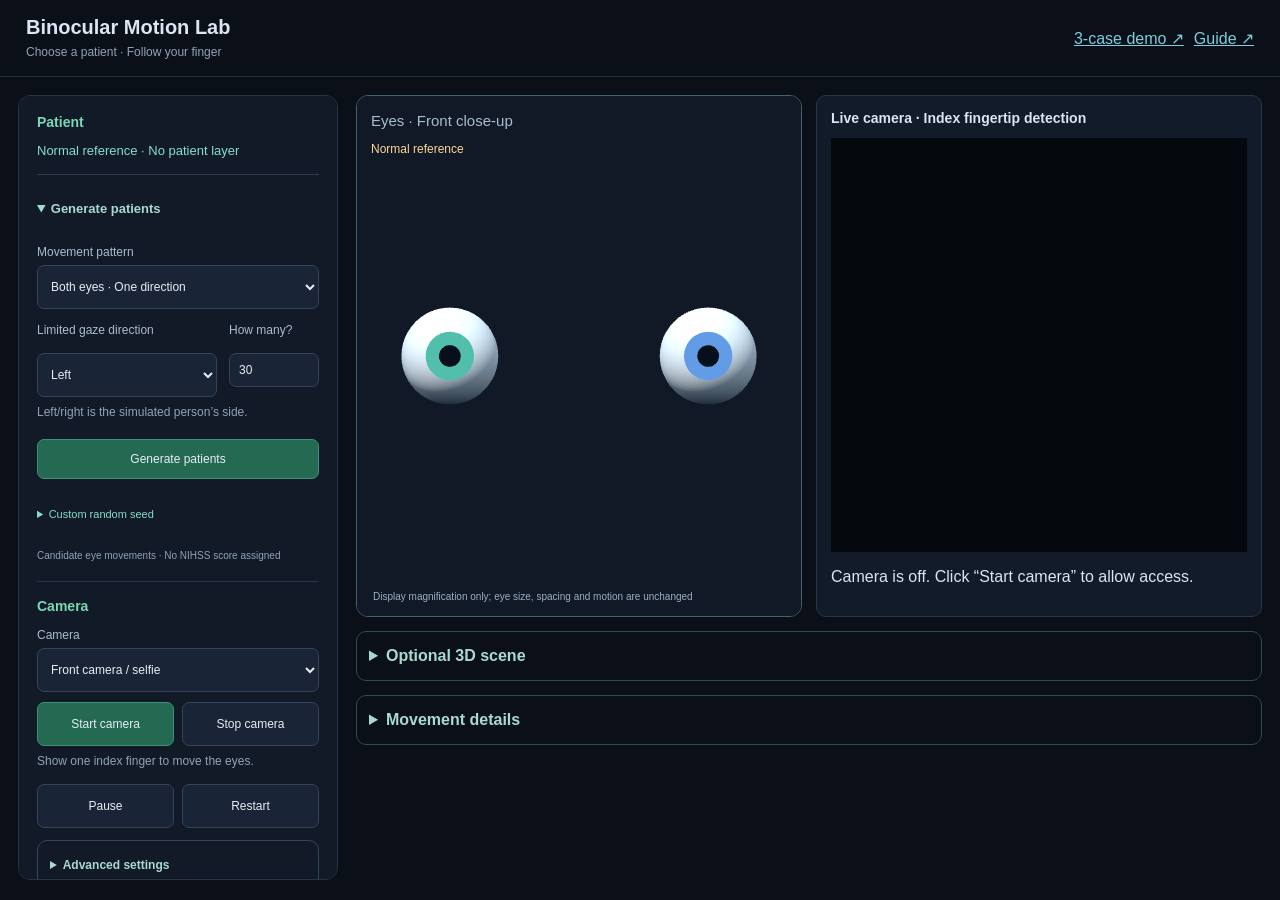
<file: index.html>
<!doctype html><html lang="en"><head><meta charset="utf-8"><meta name="viewport" content="width=device-width,initial-scale=1,viewport-fit=cover"><title>Binocular Motion Lab</title><style>
:root{color-scheme:dark;font-family:Segoe UI,Microsoft YaHei,sans-serif;color:#dce5f1;background:#0b1018}*{box-sizing:border-box}body{margin:0}header{height:75px;border-bottom:1px solid #263141;padding:16px 26px;display:flex;align-items:center;justify-content:space-between}h1{font-size:20px;margin:0 0 3px}small,.muted{color:#91a2b8;font-size:12px}.badge{border:1px solid #375a54;background:#18332f;color:#79d9b6;border-radius:18px;padding:7px 12px;font-size:12px}main{display:grid;grid-template-columns:310px minmax(0,1fr);gap:18px;padding:18px}aside{background:#111a26;border:1px solid #273346;border-radius:12px;padding:18px}h2{font-size:14px;margin:0 0 12px}label{display:block;font-size:12px;color:#acbcd0;margin:14px 0 6px}select,button,input[type=number]{border:1px solid #354258;border-radius:7px;background:#192536;color:#e6edf5;padding:9px;font:inherit;font-size:12px;width:100%}button{cursor:pointer}button:hover{background:#293d55}select{max-width:100%}input[type=range]{width:100%;accent-color:#65d9c1}.row{display:flex;gap:8px}.row>*{flex:1}.note{font-size:12px;line-height:1.65;color:#97a9c0;border-top:1px solid #293446;margin-top:16px;padding-top:12px}.view{position:relative;height:440px;border:1px solid #2a374a;border-radius:12px;overflow:hidden;background:#101925}.view canvas{width:100%;height:100%;display:block}.caption{position:absolute;top:12px;left:14px;font-size:12px;pointer-events:none;color:#a9bdd2}.inset{position:absolute;bottom:14px;right:14px;width:240px;height:150px;border:1px solid #466071;border-radius:9px;overflow:hidden;background:#05090d}.inset .caption{top:8px;left:9px;font-size:10px}.stats{display:grid;grid-template-columns:repeat(4,1fr);gap:12px;margin:14px 0}.stat{border:1px solid #29364a;background:#111b29;border-radius:9px;padding:13px}.stat b{display:block;font-size:20px;margin-top:6px;font-weight:500}.stat span{font-size:11px;color:#9dafc5}.panel{border:1px solid #29364a;border-radius:10px;background:#111b29;padding:16px;margin-top:14px}#plot{width:100%;height:135px}table{width:100%;border-collapse:collapse;font-size:12px}td,th{text-align:left;border-bottom:1px solid #283548;padding:9px}th{color:#9dafc5;font-weight:400}#status{font-size:12px;color:#80d5be}#scrub{margin-top:12px}.legend{font-size:11px;color:#9dafc5;margin-top:8px}.legend span{margin-right:16px}.error{color:#ff9a9a}a{color:#7ccfde}input:disabled,select:disabled{opacity:.4}@media(max-width:1000px){main{grid-template-columns:260px 1fr}.stats{grid-template-columns:repeat(2,1fr)}}@media(max-width:760px){main{grid-template-columns:1fr}.view{height:360px}}

[hidden]{display:none!important}.help{font-size:12px;color:#91a2b8;line-height:1.6;margin:6px 0 12px}.group{border-top:1px solid #293446;margin-top:18px;padding-top:16px}.group h2{color:#79d9b6}#eyeFocus{position:relative;height:280px;border:1px solid #466071;border-radius:12px;overflow:hidden;margin-bottom:14px}#eyeFocus canvas{width:100%;height:100%;display:block}#eyeFocus .caption{font-size:15px;top:16px}.eyeHint{position:absolute;bottom:14px;left:16px;font-size:12px;color:#9dafc5}output{font-size:12px;color:#79d9b6}.view{height:340px}header{height:auto;min-height:75px;gap:10px}aside{align-self:start}@media(max-width:760px){#eyeFocus{height:250px}.badge{display:none}.inset{width:170px;height:110px}}
.language-switch{display:flex;gap:3px;border:1px solid #375a54;border-radius:9px;padding:3px;flex-shrink:0}.language-switch button{width:auto;min-width:62px;border:0;background:transparent;padding:8px 10px}.language-switch button[aria-pressed="true"]{background:#24574c;color:#b4ffe5}.language-switch button:focus-visible{outline:2px solid #79d9b6;outline-offset:2px}header>div:first-child{flex:1}header .badge{margin-left:auto}@media(max-width:760px){header{padding:14px 18px;flex-wrap:wrap}header h1{font-size:18px}header h1 small{display:block}.language-switch{margin-left:auto}}
/* Mirror the preview and landmark overlay together; detection keeps native image coordinates. */
#cameraPreview{transform:none}
#calibrationPanel summary{cursor:pointer;color:#79d9b6;font-size:14px;font-weight:600}#calibrationPanel h3{font-size:13px;margin-top:22px}#calibrationPanel input[type=text],#calibrationPanel input[type=file]{box-sizing:border-box;width:100%;font:inherit;font-size:12px;color:inherit;background:#192536;border:1px solid #354258;border-radius:7px;padding:9px}#calibrationPanel button{margin-top:10px}#cal-status{font-size:12px;line-height:1.6;color:#ffcf8e}#calibrationFullBar{display:none}#eyeFocus:fullscreen{width:100vw;height:100vh;border:0;border-radius:0;margin:0;background:#101925}#eyeFocus:fullscreen #calibrationFullBar{display:flex;position:absolute;bottom:16px;left:16px;right:16px;align-items:center;justify-content:space-between;gap:14px;color:#ffcf8e;font-size:13px}#calibrationFullBar button{width:auto}#eyeFocus:fullscreen .eyeHint{display:none}

.cal-quick{padding:12px;border:1px solid #39665c;border-radius:10px;background:#142b2a;margin:16px 0}.cal-directions{display:grid;grid-template-columns:repeat(3,minmax(0,1fr));gap:5px}#calibrationPanel .cal-directions button{padding:9px 2px;margin:0;font-size:11px;min-height:44px}.cal-directions button[aria-pressed=true]{background:#277763;border-color:#83ebc6;color:white}.cal-screen{display:grid;place-items:center;border:2px solid #7e9eaa;border-radius:4px;font-size:12px;margin:4px}#cal-quick-preview{font-size:12px;color:#a4eed2}
</style><link rel="stylesheet" href="./mobile.css"><meta name="description" content="Binocular Motion Lab — browser-based research app by Honghao Zhao."><link rel="icon" href="data:,"><link rel="stylesheet" href="./mobile-shell.css?v=simple2"><link rel="stylesheet" href="./patient.css?v=simple2"><link rel="stylesheet" href="./workflow.css?v=simple2"></head><body><header><div><h1>Binocular Motion Lab <small>Eye movement simulator</small></h1><small>Choose a patient · Follow your finger</small></div><a href="./demo.html">3-case demo &#8599;</a><a href="./guide.html">Guide ↗</a><div class="badge">2 DOF per eye · No hardware frame-rate limit</div></header>
<nav class="mobile-nav" aria-label="Quick navigation"><a href="#settings">Settings</a><a href="#eyeFocus">Live view</a><a href="#results">Results</a></nav><main><aside id="settings"><h2 class="settings-heading">Patient & camera</h2><label for="source">Target source</label><select id="source"><option value="camera" selected>Live camera · Index fingertip</option><option value="data">Dataset · Synchronized replay</option><option value="synthetic">Synthetic moving target</option></select><p class="help">Camera: follow your index finger. Dataset: compare with recorded human gaze. Synthetic: test direction and distance using a virtual ball.</p>
<label for="mode">Base movement model</label><select id="mode"><option value="gaze">Recorded human gaze</option><option value="rule">Rule model</option><option value="gru">Original GRU</option><option value="ideal">Ideal geometric gaze</option></select><p class="help">Expanded-data GRU is selected by default. <a href="model-selection.html">Why these models?</a></p>
<div id="cameraControls" class="group"><h2>Camera & fingertip position</h2><label for="cameraFacing">Camera (stop before switching)</label><select id="cameraFacing"><option value="user">Front camera / selfie</option><option value="environment">Rear camera</option></select><div class="row"><button id="cameraStart">Start camera</button><button id="cameraStop" disabled>Stop camera</button></div><p class="help">Allow camera access when prompted and show one hand. Detection runs locally; video is not uploaded.</p><label for="cameraDepth">Assumed fingertip distance (m)</label><input id="cameraDepth" type="range" min="0.25" max="2" step="0.01" value="1"><output id="cameraDepthValue">1.00 m</output><p class="help">Projects the detected fingertip onto a plane at this distance from the camera. RGB does not measure absolute depth here; this assumption affects vergence.</p><label for="cameraFov">Camera vertical field of view (degrees)</label><input id="cameraFov" type="range" min="25" max="100" step="1" value="60"><output id="cameraFovValue">60°</output><p class="help">The camera’s vertical viewing angle, used to convert image positions to gaze directions. Start with 60° if unknown; accurate control requires calibration.</p><label for="cameraSmooth">Fingertip smoothing time (ms)</label><input id="cameraSmooth" type="range" min="0" max="250" step="10" value="60"><output id="cameraSmoothValue">60 ms</output><p class="help">Higher values reduce jitter but add lag. Set to 0 to disable this smoothing. This is separate from the eye model’s own delay.</p></div>
<div id="recordControls" class="group" hidden><h2>Human gaze replay</h2><label for="record">Test recording</label><select id="record"></select><p class="help">PUR: smooth pursuit; RAN: target jumps / saccades; VRG: depth changes / vergence. Select a recording, then compare controllers on the same target.</p></div>
<div id="syntheticControls" class="group" hidden><h2>Virtual target trajectory</h2><label for="path">Motion pattern</label><select id="path"><option value="horizontal">Horizontal motion</option><option value="vertical">Vertical motion</option><option value="depth">Depth motion / Vergence</option><option value="circle">Circular trajectory</option><option value="step">Target steps / Saccades</option><option value="manual">Stationary target</option></select><p class="help">These coordinates set the trajectory’s center, or the ball’s position for a stationary target.</p><label for="x">Horizontal X (m) <span id="xv">0.00</span></label><input id="x" type="range" min="-0.5" max="0.5" step="0.01" value="0"><label for="y">Vertical Y (m) <span id="yv">0.00</span></label><input id="y" type="range" min="-0.4" max="0.4" step="0.01" value="0"><label for="z">Depth Z (m) <span id="zv">1.00</span></label><input id="z" type="range" min="0.25" max="2" step="0.01" value="1"></div>
<div class="group"><h2>Camera placement</h2><label for="camY">Camera distance below the eyes (m)</label><input id="camY" type="range" min="0.1" max="0.6" step="0.01" value="0.3"><output id="camYValue">0.30 m</output><p class="help">Simulates the height offset between the chest camera and eyes. In camera mode, it affects the coordinate transform; in other modes, it only changes the virtual camera view. This is not a physical robot calibration.</p></div>
<div class="group"><h2>Playback & export</h2><div id="speedControls"><label for="speed">Playback speed</label><select id="speed"><option value="0.25">0.25×</option><option value="0.5">0.5×</option><option value="1" selected>1×</option><option value="2">2×</option></select><p class="help">Changes the speed of dataset replay or synthetic motion only.</p></div><div class="row"><button id="pause">Pause eye motion</button><button id="reset">Restart</button></div><p class="help">Pausing keeps the camera active. Restart clears model memory and the export buffer and restarts playback. Use “Stop camera” to end capture.</p><button id="export">Export motion (CSV)</button><p class="help">Exports up to 120 seconds of target coordinates and eye angles from the current run. Video is not included.</p></div><div class="note">The head is fixed. Each eye has yaw and pitch only, with no torsion. Scene coordinates: X right, Y up, Z forward.</div><div class="note" id="provenance">Loading models and data…</div></aside>
<section id="comparisonPanels"><div id="eyeFocus"><div class="caption">Eyes · Front close-up</div><div class="eyeHint">Display magnification only; eye size, spacing and motion are unchanged</div></div>
<div id="cameraPanel" class="panel" style="margin:0 0 14px"><h2>Live camera · Index fingertip detection</h2><div id="cameraPreview" style="position:relative;width:min(100%,320px);background:#05090d;min-height:100px"><video id="cameraVideo" autoplay playsinline muted style="display:block;width:100%"></video><canvas id="cameraOverlay" style="position:absolute;inset:0;width:100%;height:100%"></canvas></div><p id="cameraStatus" role="status">Camera is off. Click “Start camera” to allow access.</p><p class="muted">The preview is mirrored. The yellow fingertip marker is mirrored with it. The eyes hold their position when tracking is lost. Live input has no synchronized human gaze reference.</p></div>
<div class="view" id="view"><div class="caption">3D scene · Drag to orbit / pinch to zoom</div><div class="view-tools"><button id="zoomIn" aria-label="Zoom in">+</button><button id="zoomOut" aria-label="Zoom out">−</button><button id="viewReset">Reset view</button></div><div class="inset" id="chest"><div class="caption">Chest camera · Vertical FOV 60°</div></div></div><input id="scrub" aria-label="Recording progress" type="range" min="0" max="1000" value="0"><div id="status">Loading</div><div class="stats"><div class="stat"><span>Left eye angle to target</span><b id="leftError">—</b></div><div class="stat"><span>Right eye angle to target</span><b id="rightError">—</b></div><div class="stat"><span>Horizontal vergence</span><b id="vergence">—</b></div><div class="stat"><span>Target in chest camera view</span><b id="visible">—</b></div></div><div class="panel"><h2>Left eye horizontal angle over time</h2><canvas id="plot"></canvas><div class="legend"><span style="color:#ffc56b">Target direction</span><span style="color:#6adac3">Model output</span><span style="color:#be9cff">Human reference</span></div></div></section></main><script type="module" src="app.js?v=simple2"></script><script type="module" src="./english-ui.js"></script><script type="module" src="./mobile-shell.js?v=demo1"></script></body></html>
</file>
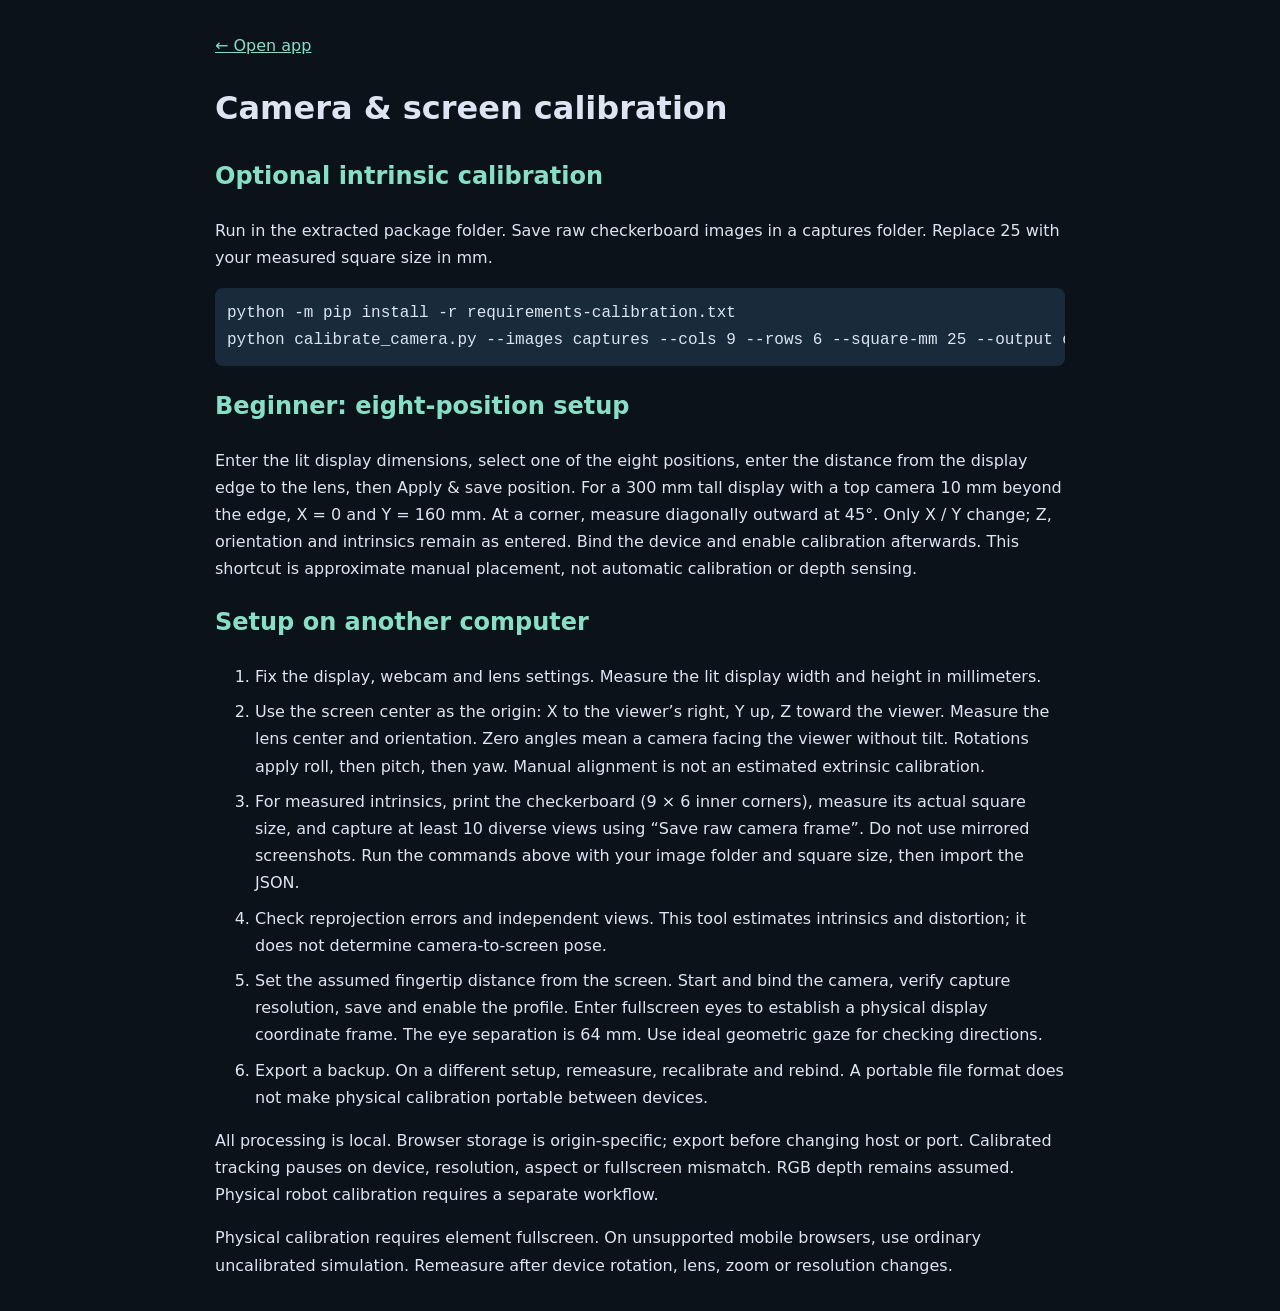
<file: calibration-guide.html>
<!doctype html><html lang="en"><meta charset="utf-8"><meta name="viewport" content="width=device-width,initial-scale=1"><title>Camera & screen calibration</title><style>body{max-width:850px;margin:32px auto;padding:0 20px;font:16px/1.7 system-ui;background:#0b121a;color:#dce5f1}a,h2{color:#87dec9}pre{overflow:auto;background:#192b3b;padding:12px;border-radius:8px}code{overflow-wrap:anywhere}li{margin:8px 0}</style><a href="./">← Open app</a><h1>Camera & screen calibration</h1><h2>Optional intrinsic calibration</h2><p>Run in the extracted package folder. Save raw checkerboard images in a captures folder. Replace 25 with your measured square size in mm.</p><pre>python -m pip install -r requirements-calibration.txt
python calibrate_camera.py --images captures --cols 9 --rows 6 --square-mm 25 --output camera-intrinsics.json</pre><h2>Beginner: eight-position setup</h2><p>Enter the lit display dimensions, select one of the eight positions, enter the distance from the display edge to the lens, then Apply &amp; save position. For a 300 mm tall display with a top camera 10 mm beyond the edge, X = 0 and Y = 160 mm. At a corner, measure diagonally outward at 45°. Only X / Y change; Z, orientation and intrinsics remain as entered. Bind the device and enable calibration afterwards. This shortcut is approximate manual placement, not automatic calibration or depth sensing.</p><h2>Setup on another computer</h2><ol><li>Fix the display, webcam and lens settings. Measure the lit display width and height in millimeters.</li><li>Use the screen center as the origin: X to the viewer’s right, Y up, Z toward the viewer. Measure the lens center and orientation. Zero angles mean a camera facing the viewer without tilt. Rotations apply roll, then pitch, then yaw. Manual alignment is not an estimated extrinsic calibration.</li><li>For measured intrinsics, print the checkerboard (9 × 6 inner corners), measure its actual square size, and capture at least 10 diverse views using “Save raw camera frame”. Do not use mirrored screenshots. Run the commands above with your image folder and square size, then import the JSON.</li><li>Check reprojection errors and independent views. This tool estimates intrinsics and distortion; it does not determine camera-to-screen pose.</li><li>Set the assumed fingertip distance from the screen. Start and bind the camera, verify capture resolution, save and enable the profile. Enter fullscreen eyes to establish a physical display coordinate frame. The eye separation is 64 mm. Use ideal geometric gaze for checking directions.</li><li>Export a backup. On a different setup, remeasure, recalibrate and rebind. A portable file format does not make physical calibration portable between devices.</li></ol><p>All processing is local. Browser storage is origin-specific; export before changing host or port. Calibrated tracking pauses on device, resolution, aspect or fullscreen mismatch. RGB depth remains assumed. Physical robot calibration requires a separate workflow.</p><p>Physical calibration requires element fullscreen. On unsupported mobile browsers, use ordinary uncalibrated simulation. Remeasure after device rotation, lens, zoom or resolution changes.</p></html>
</file>
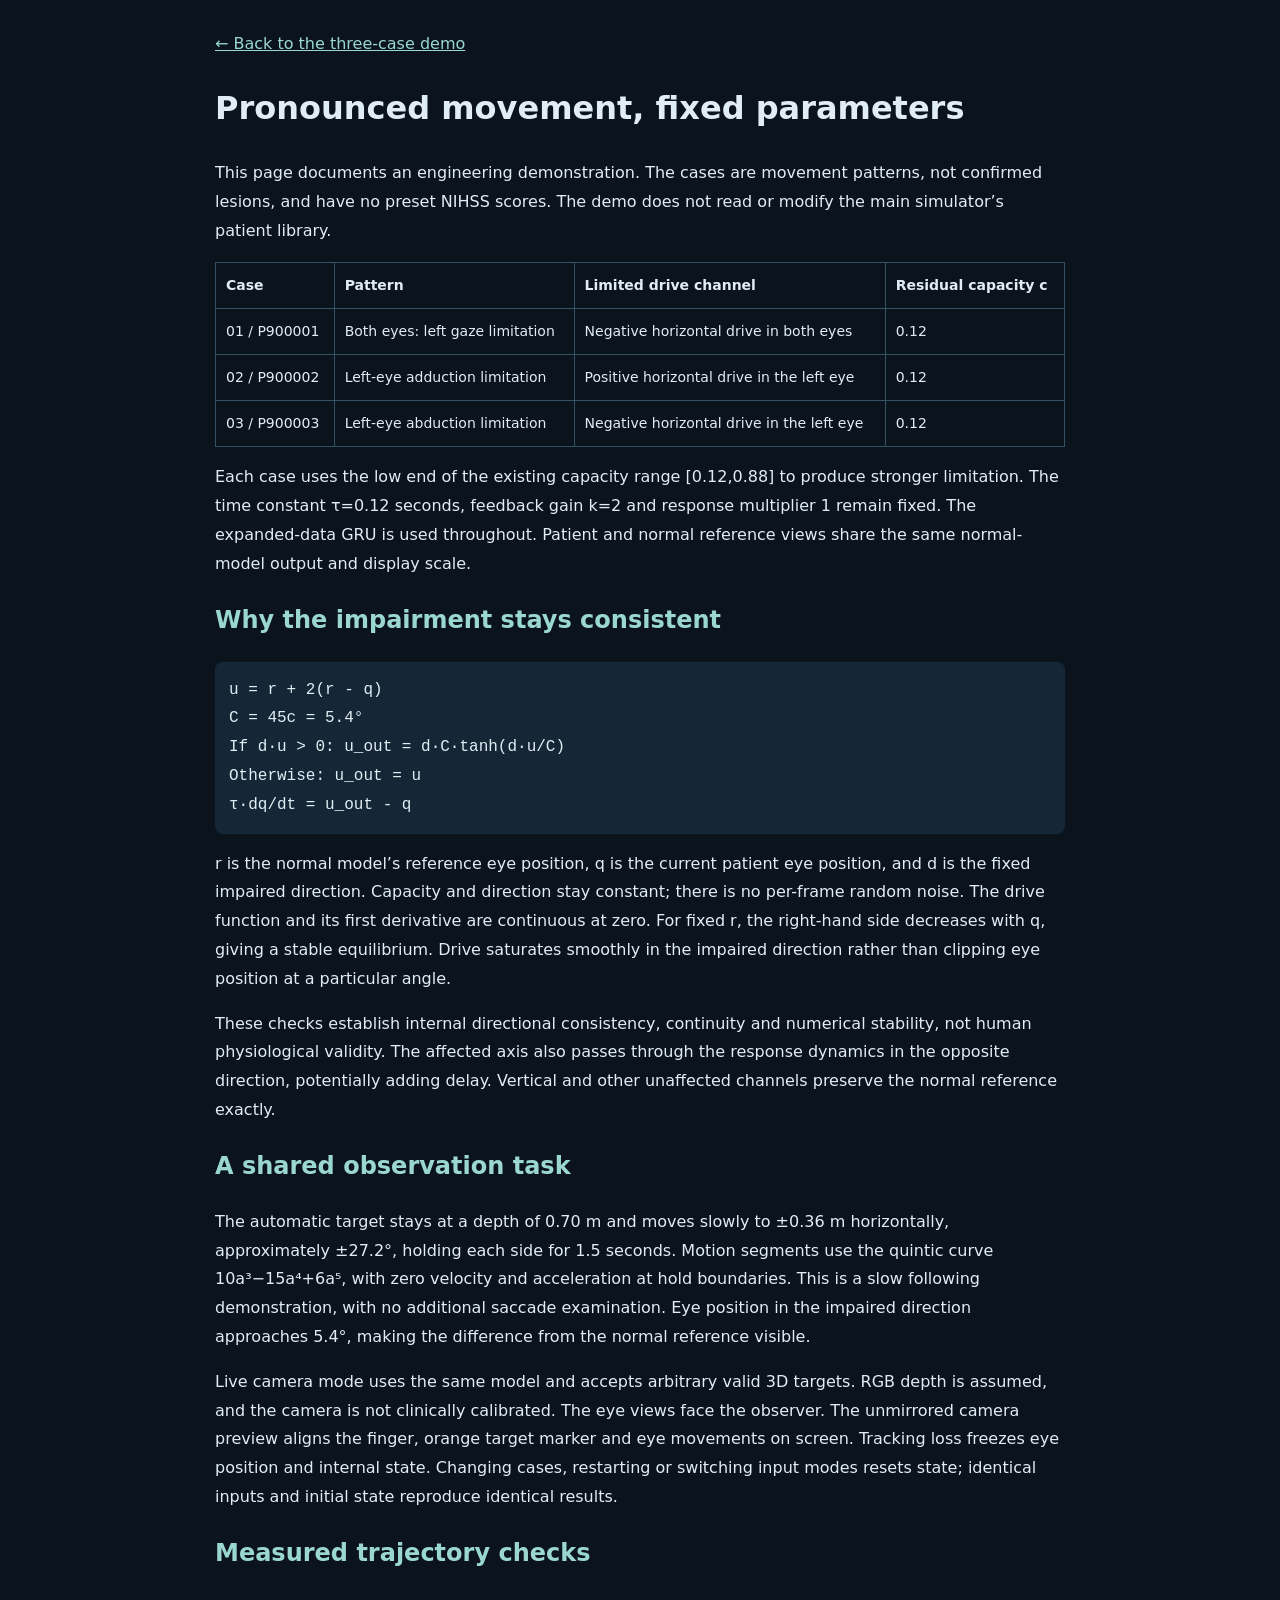
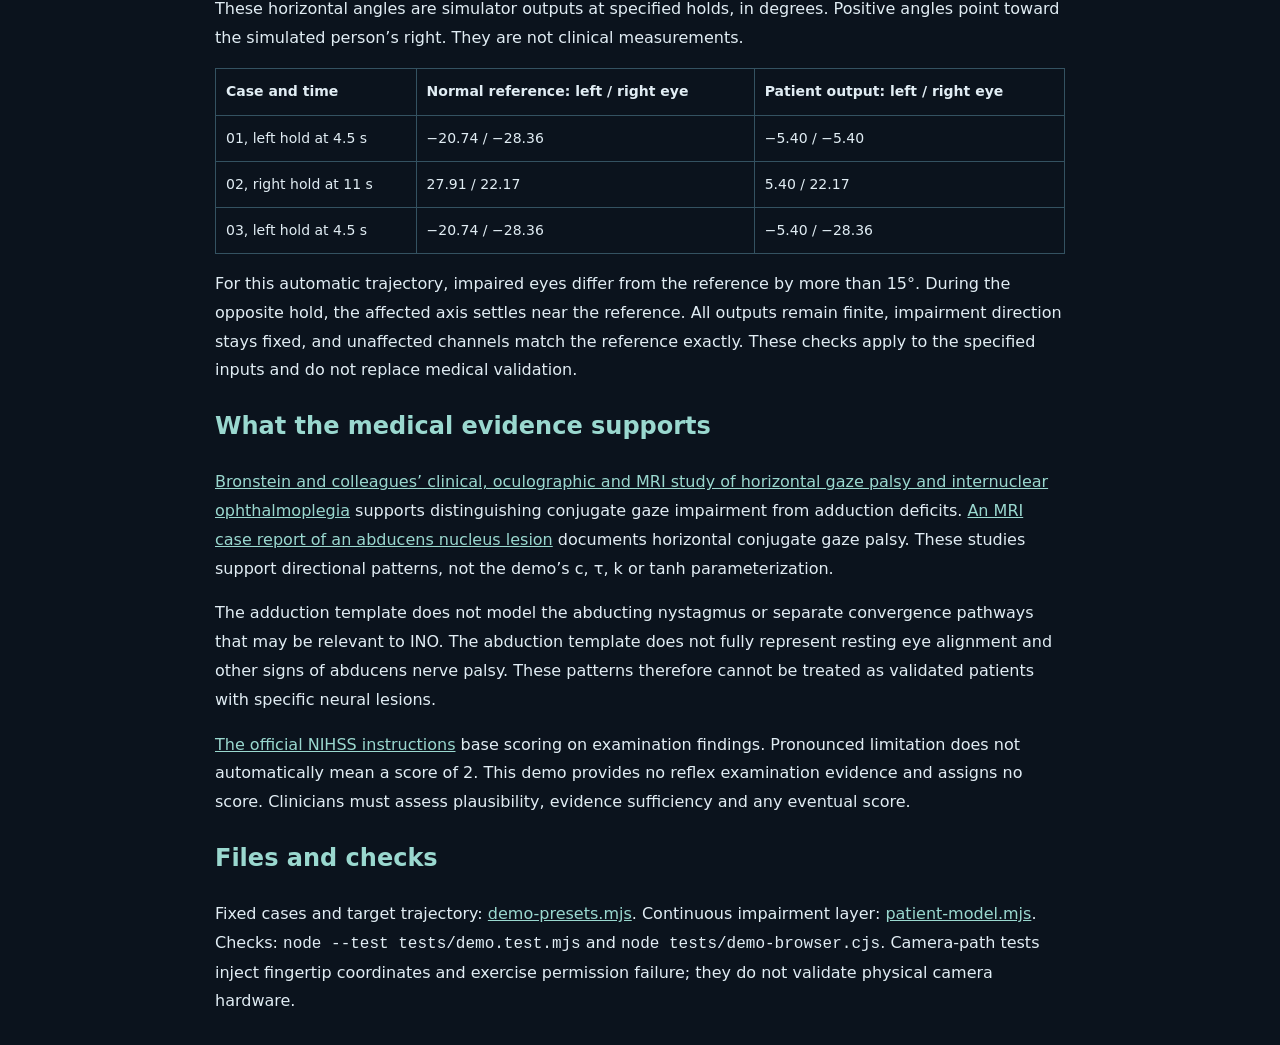
<file: demo-notes.html>
<!doctype html><html lang="en"><head><meta charset="utf-8"><meta name="viewport" content="width=device-width,initial-scale=1"><title>Three fixed demos: parameters and evidence</title><style>body{max-width:850px;margin:30px auto;padding:0 20px;font:16px/1.8 system-ui;background:#0b131d;color:#e1edf4}a,h2{color:#9ad8cf}.table{overflow:auto}table{border-collapse:collapse;width:100%;font-size:14px}td,th{padding:10px;border:1px solid #345261;text-align:left}pre{padding:14px;background:#152736;overflow:auto;border-radius:8px}</style></head><body><a href="demo.html">← Back to the three-case demo</a><h1>Pronounced movement, fixed parameters</h1>
<p>This page documents an engineering demonstration. The cases are movement patterns, not confirmed lesions, and have no preset NIHSS scores. The demo does not read or modify the main simulator’s patient library.</p>
<div class="table"><table><tr><th>Case</th><th>Pattern</th><th>Limited drive channel</th><th>Residual capacity c</th></tr><tr><td>01 / P900001</td><td>Both eyes: left gaze limitation</td><td>Negative horizontal drive in both eyes</td><td>0.12</td></tr><tr><td>02 / P900002</td><td>Left-eye adduction limitation</td><td>Positive horizontal drive in the left eye</td><td>0.12</td></tr><tr><td>03 / P900003</td><td>Left-eye abduction limitation</td><td>Negative horizontal drive in the left eye</td><td>0.12</td></tr></table></div>
<p>Each case uses the low end of the existing capacity range [0.12,0.88] to produce stronger limitation. The time constant τ=0.12 seconds, feedback gain k=2 and response multiplier 1 remain fixed. The expanded-data GRU is used throughout. Patient and normal reference views share the same normal-model output and display scale.</p>
<h2>Why the impairment stays consistent</h2><pre>u = r + 2(r - q)
C = 45c = 5.4°
If d·u &gt; 0: u_out = d·C·tanh(d·u/C)
Otherwise: u_out = u
τ·dq/dt = u_out - q</pre>
<p>r is the normal model’s reference eye position, q is the current patient eye position, and d is the fixed impaired direction. Capacity and direction stay constant; there is no per-frame random noise. The drive function and its first derivative are continuous at zero. For fixed r, the right-hand side decreases with q, giving a stable equilibrium. Drive saturates smoothly in the impaired direction rather than clipping eye position at a particular angle.</p>
<p>These checks establish internal directional consistency, continuity and numerical stability, not human physiological validity. The affected axis also passes through the response dynamics in the opposite direction, potentially adding delay. Vertical and other unaffected channels preserve the normal reference exactly.</p>
<h2>A shared observation task</h2>
<p>The automatic target stays at a depth of 0.70 m and moves slowly to ±0.36 m horizontally, approximately ±27.2°, holding each side for 1.5 seconds. Motion segments use the quintic curve 10a³−15a⁴+6a⁵, with zero velocity and acceleration at hold boundaries. This is a slow following demonstration, with no additional saccade examination. Eye position in the impaired direction approaches 5.4°, making the difference from the normal reference visible.</p>
<p>Live camera mode uses the same model and accepts arbitrary valid 3D targets. RGB depth is assumed, and the camera is not clinically calibrated. The eye views face the observer. The unmirrored camera preview aligns the finger, orange target marker and eye movements on screen. Tracking loss freezes eye position and internal state. Changing cases, restarting or switching input modes resets state; identical inputs and initial state reproduce identical results.</p>
<h2>Measured trajectory checks</h2>
<p>These horizontal angles are simulator outputs at specified holds, in degrees. Positive angles point toward the simulated person’s right. They are not clinical measurements.</p>
<div class="table"><table><tr><th>Case and time</th><th>Normal reference: left / right eye</th><th>Patient output: left / right eye</th></tr><tr><td>01, left hold at 4.5 s</td><td>−20.74 / −28.36</td><td>−5.40 / −5.40</td></tr><tr><td>02, right hold at 11 s</td><td>27.91 / 22.17</td><td>5.40 / 22.17</td></tr><tr><td>03, left hold at 4.5 s</td><td>−20.74 / −28.36</td><td>−5.40 / −28.36</td></tr></table></div>
<p>For this automatic trajectory, impaired eyes differ from the reference by more than 15°. During the opposite hold, the affected axis settles near the reference. All outputs remain finite, impairment direction stays fixed, and unaffected channels match the reference exactly. These checks apply to the specified inputs and do not replace medical validation.</p>
<h2>What the medical evidence supports</h2>
<p><a href="https://pubmed.ncbi.nlm.nih.gov/2324752/">Bronstein and colleagues’ clinical, oculographic and MRI study of horizontal gaze palsy and internuclear ophthalmoplegia</a> supports distinguishing conjugate gaze impairment from adduction deficits. <a href="https://pubmed.ncbi.nlm.nih.gov/7785521/">An MRI case report of an abducens nucleus lesion</a> documents horizontal conjugate gaze palsy. These studies support directional patterns, not the demo’s c, τ, k or tanh parameterization.</p>
<p>The adduction template does not model the abducting nystagmus or separate convergence pathways that may be relevant to INO. The abduction template does not fully represent resting eye alignment and other signs of abducens nerve palsy. These patterns therefore cannot be treated as validated patients with specific neural lesions.</p>
<p><a href="https://www.ninds.nih.gov/sites/default/files/2025-03/KnowStroke_NIHStrokeScale_March2025_508c.pdf">The official NIHSS instructions</a> base scoring on examination findings. Pronounced limitation does not automatically mean a score of 2. This demo provides no reflex examination evidence and assigns no score. Clinicians must assess plausibility, evidence sufficiency and any eventual score.</p>
<h2>Files and checks</h2>
<p>Fixed cases and target trajectory: <a href="demo-presets.mjs">demo-presets.mjs</a>. Continuous impairment layer: <a href="patient-model.mjs">patient-model.mjs</a>. Checks: <code>node --test tests/demo.test.mjs</code> and <code>node tests/demo-browser.cjs</code>. Camera-path tests inject fingertip coordinates and exercise permission failure; they do not validate physical camera hardware.</p></body></html>
</file>
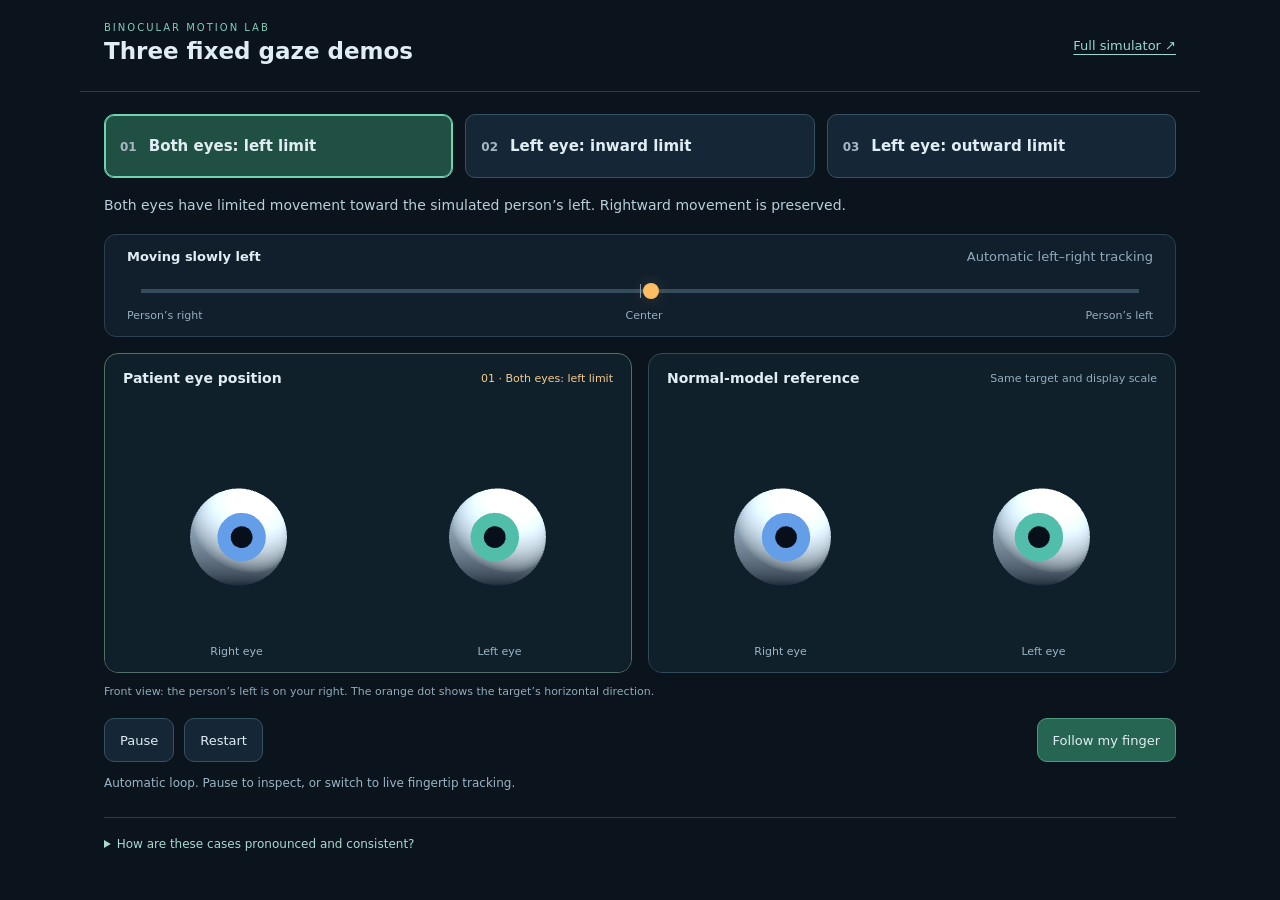
<file: demo.html>
<!doctype html><html lang="en"><head><meta charset="utf-8"><meta name="viewport" content="width=device-width,initial-scale=1,viewport-fit=cover"><title>Three Gaze Demos · Motion Lab</title><link rel="icon" href="data:,"><link rel="stylesheet" href="demo.css?v=demo-en1"></head>
<body><header><div><p class="eyebrow">BINOCULAR MOTION LAB</p><h1>Three fixed gaze demos</h1></div><a href="./">Full simulator ↗</a></header>
<main>
  <div id="caseChoices" class="case-choices" role="group" aria-label="Choose a demo case">
    <button type="button" data-case="conjugate" aria-pressed="true"><span>01</span>Both eyes: left limit</button>
    <button type="button" data-case="adduction" aria-pressed="false"><span>02</span>Left eye: inward limit</button>
    <button type="button" data-case="abduction" aria-pressed="false"><span>03</span>Left eye: outward limit</button>
  </div>
  <p id="caseDescription" class="description">Both eyes have limited movement toward the simulated person’s left. Rightward movement is preserved.</p>
  <section class="target-panel" aria-label="Current tracking target">
    <div class="target-heading"><strong id="phase">Loading demo…</strong><span id="inputLabel">Automatic left–right tracking</span></div>
    <div class="target-track"><span class="center-mark"></span><span id="targetDot"></span></div>
    <div class="side-labels"><span>Person’s right</span><span>Center</span><span>Person’s left</span></div>
  </section>
  <div class="eye-pair">
    <section class="eye-card"><h2>Patient eye position <span id="caseBadge">01 · Both eyes: left limit</span></h2><div id="eyeFocus" class="eye-view"><div class="eye-labels"><span>Right eye</span><span>Left eye</span></div></div></section>
    <section class="eye-card reference"><h2>Normal-model reference <span>Same target and display scale</span></h2><div id="referenceEyes" class="eye-view"><div class="eye-labels"><span>Right eye</span><span>Left eye</span></div></div></section>
  </div>
  <p class="view-note">Front view: the person’s left is on your right. The orange dot shows the target’s horizontal direction.</p>
  <div class="actions"><button id="pauseDemo" type="button" disabled>Pause</button><button id="restartDemo" type="button" disabled>Restart</button><button id="cameraStart" type="button" disabled>Follow my finger</button><button id="cameraStop" type="button" hidden disabled>Return to auto demo</button></div>
  <p id="demoStatus" role="status" class="status">Loading the fixed model…</p>
  <section id="cameraPanel" class="camera-panel" hidden><h2>Finger view · Unmirrored, aligned with the target</h2><div id="cameraPreview"><video id="cameraVideo" autoplay playsinline muted></video><canvas id="cameraOverlay"></canvas></div></section>
  <p id="cameraStatus" role="status" class="status" hidden></p>
  <details class="explanation"><summary>How are these cases pronounced and consistent?</summary>
    <p>All three cases use a fixed, strong impairment: residual capacity c = 0.12, giving a directional drive capacity C = 45c = 5.4°. The same normal model generates the reference trajectory, which passes through the same continuous response equations. Only the affected eye and direction change. Symptoms are not randomized during motion, and no additional saccade test is included.</p>
    <p>The automatic target moves slowly to about 27° on each side, then holds briefly. Eye position in the impaired direction approaches 5.4°, making the difference visible. Eye angles are not clipped to a fixed value each frame. Vertical motion preserves the reference output, and live finger input can move freely.</p>
    <p>The directional patterns have clinical support. Capacity, time constants and drive equations are engineering approximations; they do not establish full physiological realism. Isolated adduction limitation is not a complete model of internuclear ophthalmoplegia (INO). This page assigns no NIHSS scores.</p>
    <p><a href="demo-notes.html">Parameters, trajectory checks and medical evidence ↗</a></p>
  </details>
</main>
<input id="cameraFacing" type="hidden" value="user"><input id="cameraDepth" type="hidden" value=".7"><input id="cameraFov" type="hidden" value="60"><input id="cameraSmooth" type="hidden" value="60"><input id="camY" type="hidden" value="0">
<script type="module" src="demo-app.mjs?v=demo-en1"></script></body></html>
</file>
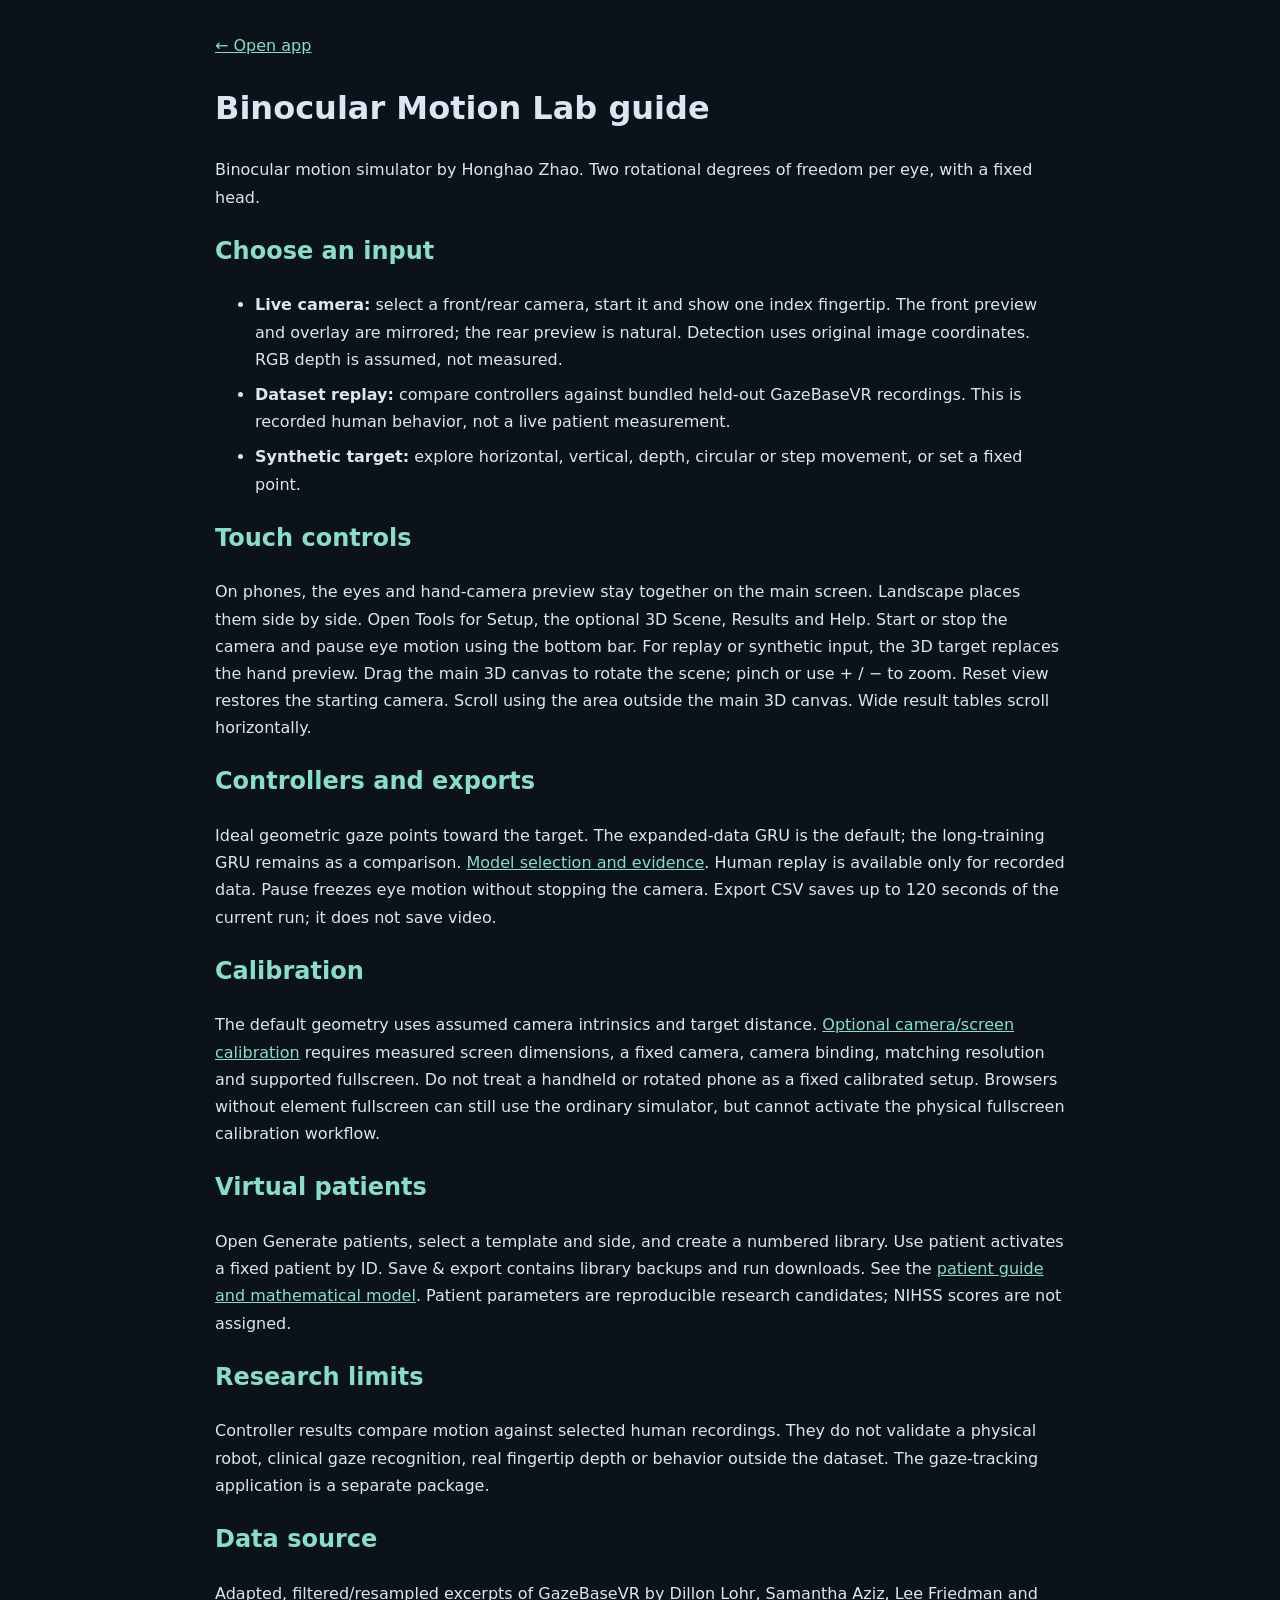
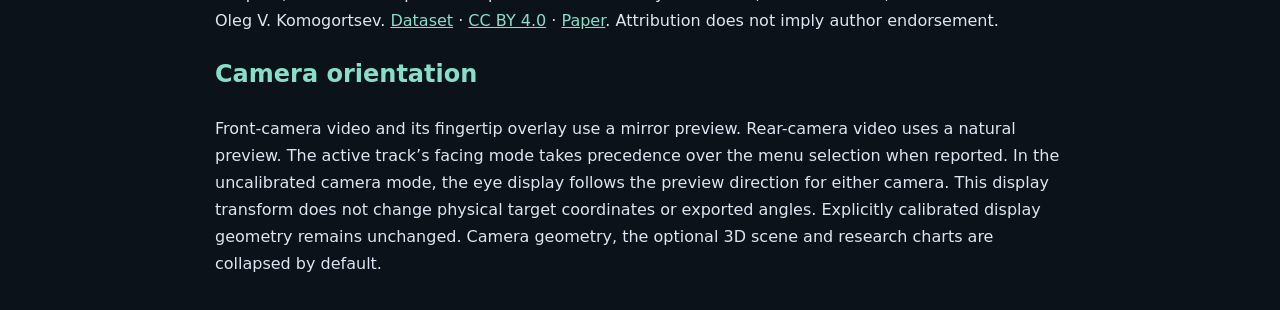
<file: guide.html>
<!doctype html><html lang="en"><meta charset="utf-8"><meta name="viewport" content="width=device-width,initial-scale=1"><title>Binocular Motion Lab guide</title><style>body{max-width:850px;margin:32px auto;padding:0 20px;font:16px/1.7 system-ui;background:#0b121a;color:#dce5f1}a,h2{color:#87dec9}pre{overflow:auto;background:#192b3b;padding:12px;border-radius:8px}code{overflow-wrap:anywhere}li{margin:8px 0}</style><a href="./">← Open app</a><h1>Binocular Motion Lab guide</h1><p>Binocular motion simulator by Honghao Zhao. Two rotational degrees of freedom per eye, with a fixed head.</p><h2>Choose an input</h2><ul><li><b>Live camera:</b> select a front/rear camera, start it and show one index fingertip. The front preview and overlay are mirrored; the rear preview is natural. Detection uses original image coordinates. RGB depth is assumed, not measured.</li><li><b>Dataset replay:</b> compare controllers against bundled held-out GazeBaseVR recordings. This is recorded human behavior, not a live patient measurement.</li><li><b>Synthetic target:</b> explore horizontal, vertical, depth, circular or step movement, or set a fixed point.</li></ul><h2>Touch controls</h2><p>On phones, the eyes and hand-camera preview stay together on the main screen. Landscape places them side by side. Open Tools for Setup, the optional 3D Scene, Results and Help. Start or stop the camera and pause eye motion using the bottom bar. For replay or synthetic input, the 3D target replaces the hand preview. Drag the main 3D canvas to rotate the scene; pinch or use + / − to zoom. Reset view restores the starting camera. Scroll using the area outside the main 3D canvas. Wide result tables scroll horizontally.</p><h2>Controllers and exports</h2><p>Ideal geometric gaze points toward the target. The expanded-data GRU is the default; the long-training GRU remains as a comparison. <a href="model-selection.html">Model selection and evidence</a>. Human replay is available only for recorded data. Pause freezes eye motion without stopping the camera. Export CSV saves up to 120 seconds of the current run; it does not save video.</p><h2>Calibration</h2><p>The default geometry uses assumed camera intrinsics and target distance. <a href="calibration-guide.html">Optional camera/screen calibration</a> requires measured screen dimensions, a fixed camera, camera binding, matching resolution and supported fullscreen. Do not treat a handheld or rotated phone as a fixed calibrated setup. Browsers without element fullscreen can still use the ordinary simulator, but cannot activate the physical fullscreen calibration workflow.</p><h2>Virtual patients</h2><p>Open Generate patients, select a template and side, and create a numbered library. Use patient activates a fixed patient by ID. Save &amp; export contains library backups and run downloads. See the <a href="patient-guide.html">patient guide and mathematical model</a>. Patient parameters are reproducible research candidates; NIHSS scores are not assigned.</p><h2>Research limits</h2><p>Controller results compare motion against selected human recordings. They do not validate a physical robot, clinical gaze recognition, real fingertip depth or behavior outside the dataset. The gaze-tracking application is a separate package.</p><h2>Data source</h2><p>Adapted, filtered/resampled excerpts of GazeBaseVR by Dillon Lohr, Samantha Aziz, Lee Friedman and Oleg V. Komogortsev. <a href="https://doi.org/10.6084/m9.figshare.21308391">Dataset</a> · <a href="https://creativecommons.org/licenses/by/4.0/">CC BY 4.0</a> · <a href="https://www.nature.com/articles/s41597-023-02075-5">Paper</a>. Attribution does not imply author endorsement.</p><h2>Camera orientation</h2><p>Front-camera video and its fingertip overlay use a mirror preview. Rear-camera video uses a natural preview. The active track’s facing mode takes precedence over the menu selection when reported. In the uncalibrated camera mode, the eye display follows the preview direction for either camera. This display transform does not change physical target coordinates or exported angles. Explicitly calibrated display geometry remains unchanged. Camera geometry, the optional 3D scene and research charts are collapsed by default.</p></html>
</file>
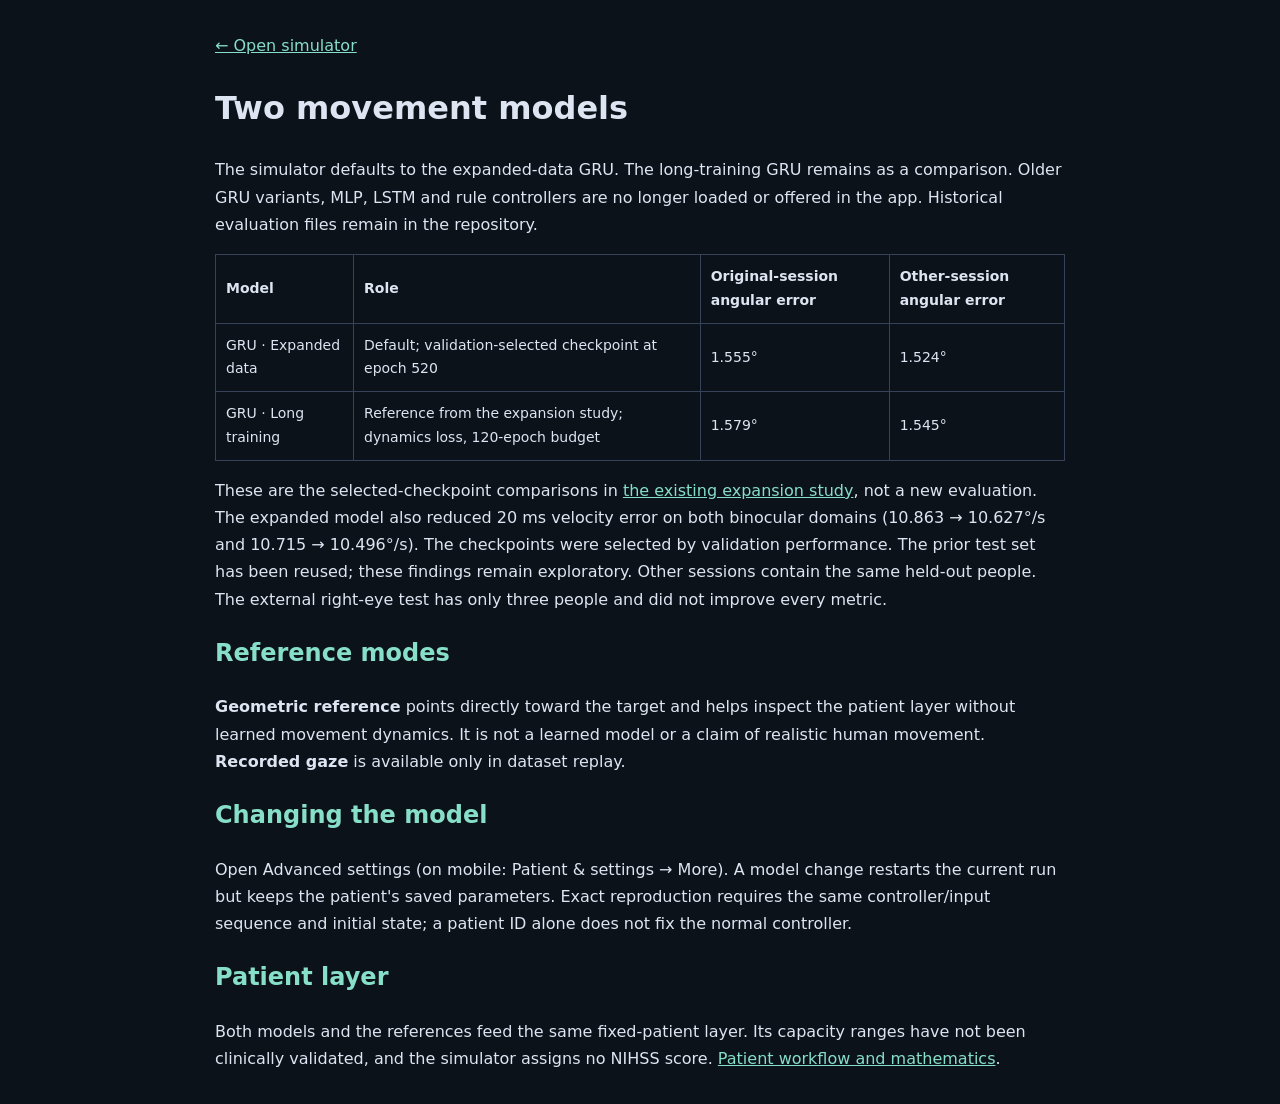
<file: model-selection.html>
<!doctype html><html lang="en"><head><meta charset="utf-8"><meta name="viewport" content="width=device-width,initial-scale=1"><title>Selected models · Binocular Motion Lab</title><style>body{max-width:850px;margin:32px auto;padding:0 20px;font:16px/1.7 system-ui;background:#0b121a;color:#dce5f1}a,h2{color:#87dec9}table{width:100%;border-collapse:collapse;font-size:14px}td,th{padding:10px;border:1px solid #354258;text-align:left}.table{overflow:auto}code{overflow-wrap:anywhere}</style></head><body>
<a href="./">← Open simulator</a><h1>Two movement models</h1>
<p>The simulator defaults to the expanded-data GRU. The long-training GRU remains as a comparison. Older GRU variants, MLP, LSTM and rule controllers are no longer loaded or offered in the app. Historical evaluation files remain in the repository.</p>
<div class="table"><table><tr><th>Model</th><th>Role</th><th>Original-session angular error</th><th>Other-session angular error</th></tr>
<tr><td>GRU · Expanded data</td><td>Default; validation-selected checkpoint at epoch 520</td><td>1.555°</td><td>1.524°</td></tr>
<tr><td>GRU · Long training</td><td>Reference from the expansion study; dynamics loss, 120-epoch budget</td><td>1.579°</td><td>1.545°</td></tr></table></div>
<p>These are the selected-checkpoint comparisons in <a href="expansion_comparison.json">the existing expansion study</a>, not a new evaluation. The expanded model also reduced 20 ms velocity error on both binocular domains (10.863 → 10.627°/s and 10.715 → 10.496°/s). The checkpoints were selected by validation performance. The prior test set has been reused; these findings remain exploratory. Other sessions contain the same held-out people. The external right-eye test has only three people and did not improve every metric.</p>
<h2>Reference modes</h2><p><b>Geometric reference</b> points directly toward the target and helps inspect the patient layer without learned movement dynamics. It is not a learned model or a claim of realistic human movement. <b>Recorded gaze</b> is available only in dataset replay.</p>
<h2>Changing the model</h2><p>Open Advanced settings (on mobile: Patient &amp; settings → More). A model change restarts the current run but keeps the patient's saved parameters. Exact reproduction requires the same controller/input sequence and initial state; a patient ID alone does not fix the normal controller.</p>
<h2>Patient layer</h2><p>Both models and the references feed the same fixed-patient layer. Its capacity ranges have not been clinically validated, and the simulator assigns no NIHSS score. <a href="patient-guide.html">Patient workflow and mathematics</a>.</p>
</body></html>
</file>
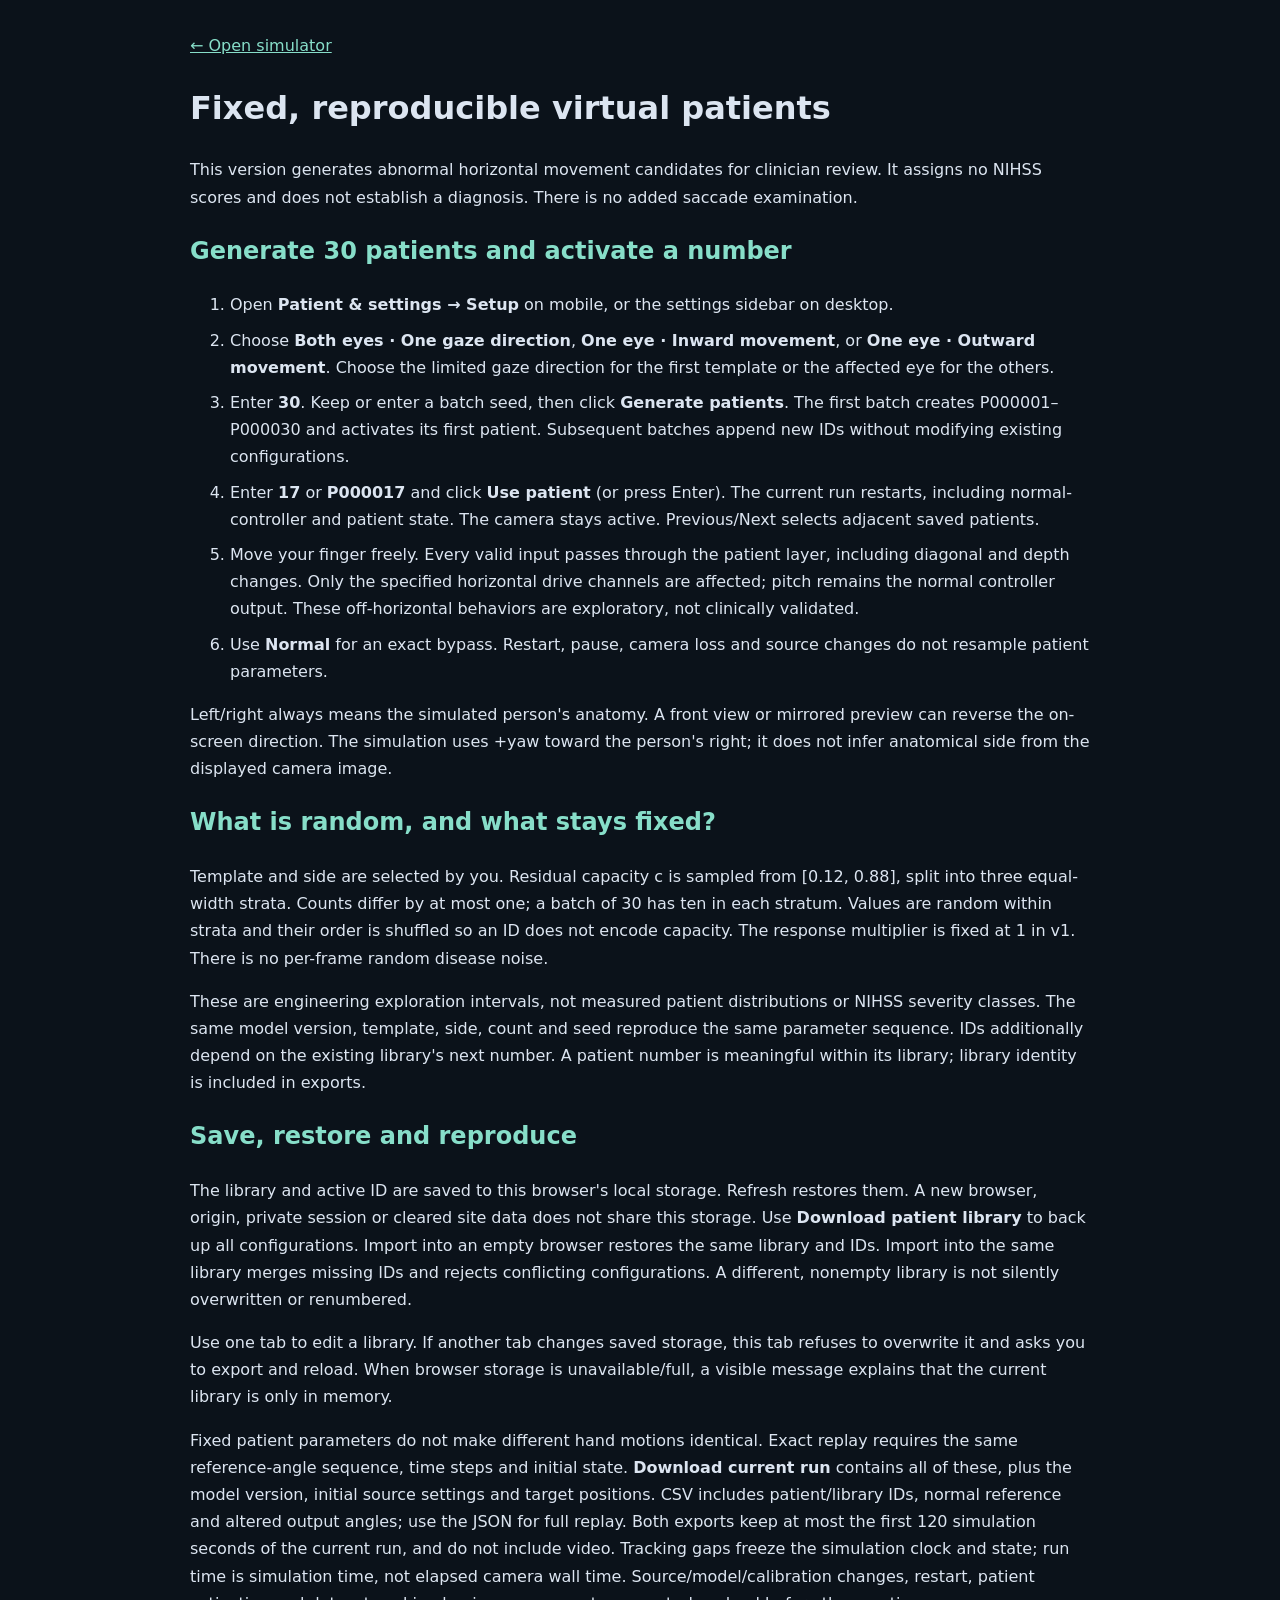
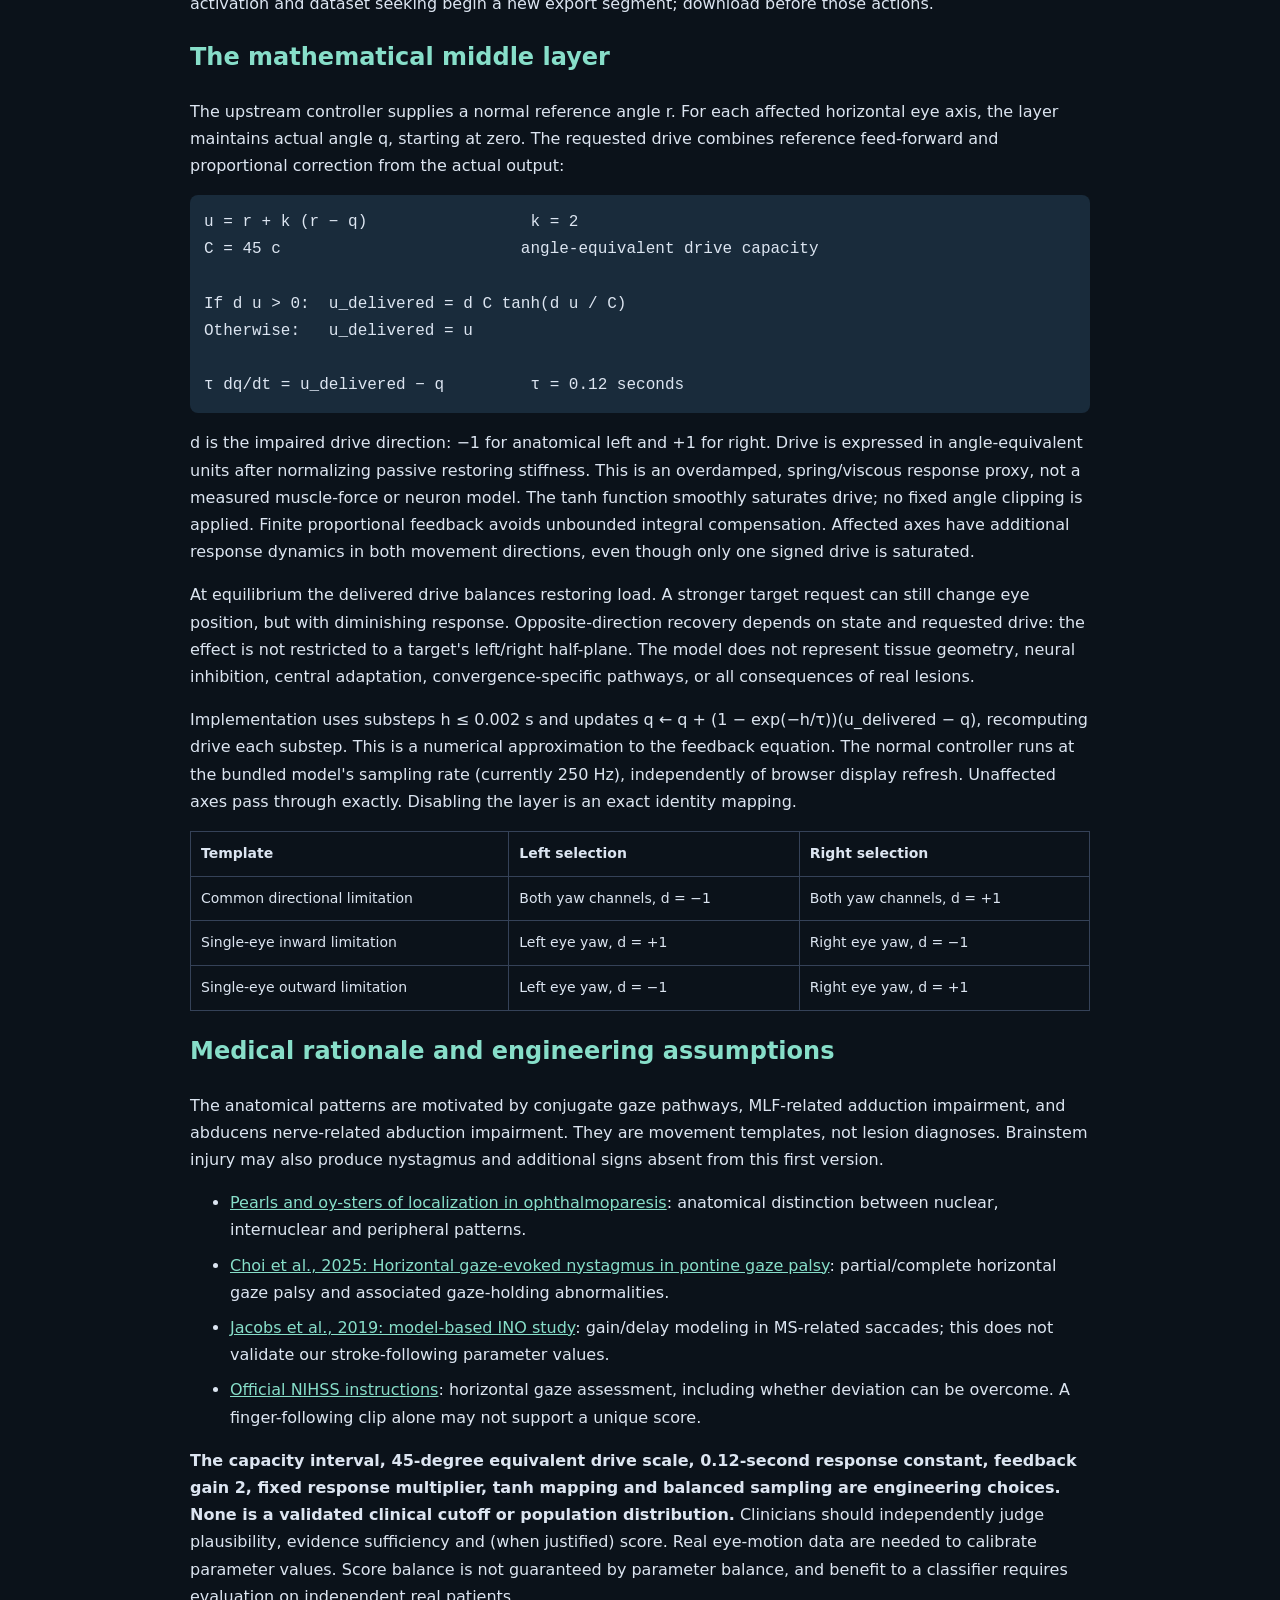
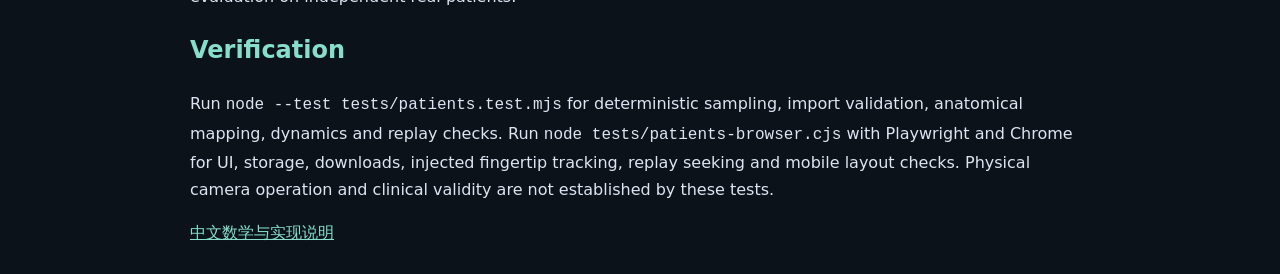
<file: patient-guide.html>
<!doctype html>
<html lang="en"><head><meta charset="utf-8"><meta name="viewport" content="width=device-width,initial-scale=1">
<title>Virtual patients · Binocular Motion Lab</title>
<style>body{max-width:900px;margin:32px auto;padding:0 20px;font:16px/1.7 system-ui;background:#0b121a;color:#dce5f1}a,h2{color:#87dec9}pre{overflow:auto;background:#192b3b;padding:14px;border-radius:8px}code{overflow-wrap:anywhere}table{width:100%;border-collapse:collapse;font-size:14px}td,th{padding:10px;border:1px solid #354258;text-align:left}.table{overflow:auto}li{margin:8px 0}</style></head>
<body><a href="./">← Open simulator</a><h1>Fixed, reproducible virtual patients</h1>
<p>This version generates abnormal horizontal movement candidates for clinician review. It assigns no NIHSS scores and does not establish a diagnosis. There is no added saccade examination.</p>
<h2>Generate 30 patients and activate a number</h2>
<ol><li>Open <b>Patient & settings → Setup</b> on mobile, or the settings sidebar on desktop.</li>
<li>Choose <b>Both eyes · One gaze direction</b>, <b>One eye · Inward movement</b>, or <b>One eye · Outward movement</b>. Choose the limited gaze direction for the first template or the affected eye for the others.</li>
<li>Enter <b>30</b>. Keep or enter a batch seed, then click <b>Generate patients</b>. The first batch creates P000001–P000030 and activates its first patient. Subsequent batches append new IDs without modifying existing configurations.</li>
<li>Enter <b>17</b> or <b>P000017</b> and click <b>Use patient</b> (or press Enter). The current run restarts, including normal-controller and patient state. The camera stays active. Previous/Next selects adjacent saved patients.</li>
<li>Move your finger freely. Every valid input passes through the patient layer, including diagonal and depth changes. Only the specified horizontal drive channels are affected; pitch remains the normal controller output. These off-horizontal behaviors are exploratory, not clinically validated.</li>
<li>Use <b>Normal</b> for an exact bypass. Restart, pause, camera loss and source changes do not resample patient parameters.</li></ol>
<p>Left/right always means the simulated person's anatomy. A front view or mirrored preview can reverse the on-screen direction. The simulation uses +yaw toward the person's right; it does not infer anatomical side from the displayed camera image.</p>
<h2>What is random, and what stays fixed?</h2>
<p>Template and side are selected by you. Residual capacity c is sampled from [0.12, 0.88], split into three equal-width strata. Counts differ by at most one; a batch of 30 has ten in each stratum. Values are random within strata and their order is shuffled so an ID does not encode capacity. The response multiplier is fixed at 1 in v1. There is no per-frame random disease noise.</p>
<p>These are engineering exploration intervals, not measured patient distributions or NIHSS severity classes. The same model version, template, side, count and seed reproduce the same parameter sequence. IDs additionally depend on the existing library's next number. A patient number is meaningful within its library; library identity is included in exports.</p>
<h2>Save, restore and reproduce</h2>
<p>The library and active ID are saved to this browser's local storage. Refresh restores them. A new browser, origin, private session or cleared site data does not share this storage. Use <b>Download patient library</b> to back up all configurations. Import into an empty browser restores the same library and IDs. Import into the same library merges missing IDs and rejects conflicting configurations. A different, nonempty library is not silently overwritten or renumbered.</p>
<p>Use one tab to edit a library. If another tab changes saved storage, this tab refuses to overwrite it and asks you to export and reload. When browser storage is unavailable/full, a visible message explains that the current library is only in memory.</p>
<p>Fixed patient parameters do not make different hand motions identical. Exact replay requires the same reference-angle sequence, time steps and initial state. <b>Download current run</b> contains all of these, plus the model version, initial source settings and target positions. CSV includes patient/library IDs, normal reference and altered output angles; use the JSON for full replay. Both exports keep at most the first 120 simulation seconds of the current run, and do not include video. Tracking gaps freeze the simulation clock and state; run time is simulation time, not elapsed camera wall time. Source/model/calibration changes, restart, patient activation and dataset seeking begin a new export segment; download before those actions.</p>
<h2>The mathematical middle layer</h2>
<p>The upstream controller supplies a normal reference angle r. For each affected horizontal eye axis, the layer maintains actual angle q, starting at zero. The requested drive combines reference feed-forward and proportional correction from the actual output:</p>
<pre>u = r + k (r − q)                 k = 2
C = 45 c                         angle-equivalent drive capacity

If d u &gt; 0:  u_delivered = d C tanh(d u / C)
Otherwise:   u_delivered = u

τ dq/dt = u_delivered − q         τ = 0.12 seconds</pre>
<p>d is the impaired drive direction: −1 for anatomical left and +1 for right. Drive is expressed in angle-equivalent units after normalizing passive restoring stiffness. This is an overdamped, spring/viscous response proxy, not a measured muscle-force or neuron model. The tanh function smoothly saturates drive; no fixed angle clipping is applied. Finite proportional feedback avoids unbounded integral compensation. Affected axes have additional response dynamics in both movement directions, even though only one signed drive is saturated.</p>
<p>At equilibrium the delivered drive balances restoring load. A stronger target request can still change eye position, but with diminishing response. Opposite-direction recovery depends on state and requested drive: the effect is not restricted to a target's left/right half-plane. The model does not represent tissue geometry, neural inhibition, central adaptation, convergence-specific pathways, or all consequences of real lesions.</p>
<p>Implementation uses substeps h ≤ 0.002 s and updates q ← q + (1 − exp(−h/τ))(u_delivered − q), recomputing drive each substep. This is a numerical approximation to the feedback equation. The normal controller runs at the bundled model's sampling rate (currently 250 Hz), independently of browser display refresh. Unaffected axes pass through exactly. Disabling the layer is an exact identity mapping.</p>
<div class="table"><table><thead><tr><th>Template</th><th>Left selection</th><th>Right selection</th></tr></thead><tbody>
<tr><td>Common directional limitation</td><td>Both yaw channels, d = −1</td><td>Both yaw channels, d = +1</td></tr>
<tr><td>Single-eye inward limitation</td><td>Left eye yaw, d = +1</td><td>Right eye yaw, d = −1</td></tr>
<tr><td>Single-eye outward limitation</td><td>Left eye yaw, d = −1</td><td>Right eye yaw, d = +1</td></tr>
</tbody></table></div>
<h2>Medical rationale and engineering assumptions</h2>
<p>The anatomical patterns are motivated by conjugate gaze pathways, MLF-related adduction impairment, and abducens nerve-related abduction impairment. They are movement templates, not lesion diagnoses. Brainstem injury may also produce nystagmus and additional signs absent from this first version.</p>
<ul><li><a href="https://www.neurology.org/doi/10.1212/01.wnl.0000291013.26249.74">Pearls and oy-sters of localization in ophthalmoparesis</a>: anatomical distinction between nuclear, internuclear and peripheral patterns.</li>
<li><a href="https://pubmed.ncbi.nlm.nih.gov/40708955/">Choi et al., 2025: Horizontal gaze-evoked nystagmus in pontine gaze palsy</a>: partial/complete horizontal gaze palsy and associated gaze-holding abnormalities.</li>
<li><a href="https://pubmed.ncbi.nlm.nih.gov/31325992/">Jacobs et al., 2019: model-based INO study</a>: gain/delay modeling in MS-related saccades; this does not validate our stroke-following parameter values.</li>
<li><a href="https://www.ninds.nih.gov/sites/default/files/2025-03/KnowStroke_NIHStrokeScale_March2025_508c.pdf">Official NIHSS instructions</a>: horizontal gaze assessment, including whether deviation can be overcome. A finger-following clip alone may not support a unique score.</li></ul>
<p><b>The capacity interval, 45-degree equivalent drive scale, 0.12-second response constant, feedback gain 2, fixed response multiplier, tanh mapping and balanced sampling are engineering choices. None is a validated clinical cutoff or population distribution.</b> Clinicians should independently judge plausibility, evidence sufficiency and (when justified) score. Real eye-motion data are needed to calibrate parameter values. Score balance is not guaranteed by parameter balance, and benefit to a classifier requires evaluation on independent real patients.</p>
<h2>Verification</h2><p>Run <code>node --test tests/patients.test.mjs</code> for deterministic sampling, import validation, anatomical mapping, dynamics and replay checks. Run <code>node tests/patients-browser.cjs</code> with Playwright and Chrome for UI, storage, downloads, injected fingertip tracking, replay seeking and mobile layout checks. Physical camera operation and clinical validity are not established by these tests.</p>
<p><a href="./PATIENT_MODEL.zh-CN.md">中文数学与实现说明</a></p>
</body></html>
</file>
<file: mobile.css>
/* Shared touch layout; each standalone distribution carries its own copy. */
html { scroll-padding-top: 72px; }
body { padding-bottom: env(safe-area-inset-bottom); }
main, section, aside, .card, .measurements, .panel, .form-grid > div { min-width: 0; }
button, select, input, textarea { max-width: 100%; }
button, select, .button, summary { min-height: 44px; }
summary { display: list-item; align-content: center; }
button, .button { touch-action: manipulation; }
input[type=range] { min-height: 36px; }
.mobile-nav { display: none; }
#cameraFacing { margin-bottom: 10px; }
.table-scroll { overflow-x: auto; max-width: 100%; }
.table-scroll table { min-width: 560px; }
#view > canvas { touch-action: none; }
.view-tools { position: absolute; top: 42px; left: 12px; display: flex; gap: 6px; }
.view-tools button { width: 44px; height: 44px; font-size: 21px; }
.view-tools button:last-child { font-size: 13px; width: auto; }
.mobile-help { color: #95aabd; font-size: 12px; line-height: 1.6; }
.native-file-input { position: absolute; width: 1px !important; height: 1px; overflow: hidden; clip-path: inset(50%); }
.file-picker { display: flex; align-items: center; gap: 12px; margin: 8px 0; }
.file-picker button { flex: 0 1 145px; }
.file-picker span { flex: 1; min-width: 0; overflow-wrap: anywhere; font-size: 12px; color: #95aabd; }
@media (max-width: 760px), (pointer: coarse) {
  select, input:not([type=range]):not([type=checkbox]), textarea { font-size: 16px !important; }
  button, .button { min-height: 44px; }
  input[type=checkbox] { min-width: 22px; min-height: 22px; }
}
@media (max-width: 760px) {
  header { flex-wrap: wrap; padding: 18px 14px !important; }
  header > div { min-width: 0; }
  header > a { white-space: normal !important; }
  h1 { overflow-wrap: anywhere; }
  .mobile-nav { display: flex; position: sticky; z-index: 20; top: 0; gap: 6px;
    padding: 8px max(10px, env(safe-area-inset-left)); background: #0b121af5;
    border-bottom: 1px solid #304353; }
  .mobile-nav a { display: grid; place-items: center; flex: 1; min-height: 44px;
    font-size: 13px; text-decoration: none; border: 1px solid #385063; border-radius: 7px;
    background: #192b3b; color: #c9f4e8; }
  main { padding: 12px max(10px, env(safe-area-inset-left)) 28px !important; gap: 12px !important; }
  aside, .panel, .card { padding: 14px !important; }
  .row > *, .buttons > * { min-width: 0; }
  .metrics { grid-template-columns: repeat(2, minmax(0, 1fr)); }
  .metrics b { font-size: 18px; }
  .record-bar .buttons { flex-basis: 100%; }
  .recorded-clip .buttons { display: grid; grid-template-columns: repeat(2, minmax(0, 1fr)); }
  .recorded-clip .buttons button { min-width: 0; }
  .exports .buttons { flex-wrap: wrap; }
  .badge { white-space: normal; }
  .legend, footer, .hint, .help, .note, #status, #cameraStatus { overflow-wrap: anywhere; }
  .stage { max-height: none; }
  #eyeFocus { height: 220px !important; }
  #eyeFocus .caption { font-size: 12px; }
  .eyeHint { right: 10px; font-size: 10px; }
  .view { height: 310px; }
  .caption { right: 10px; }
  .inset { width: 135px !important; height: 90px !important; }
  .stats { gap: 8px; grid-template-columns: repeat(2, minmax(0,1fr)); }
  .stat { padding: 10px; }
  .stat b { font-size: 17px; }
  .form-grid { grid-template-columns: 1fr; }
  .workspace { grid-template-columns: 1fr; }
}
@media (max-height: 500px) and (orientation: landscape) {
  .mobile-nav { position: static; }
  html { scroll-padding-top: 12px; }
}
</file>
<file: mobile-shell.css>
/* Mobile is an instrument workspace. Secondary material lives in the drawer. */
.mobile-app[hidden]{display:none!important}
body.app-mode{height:100dvh;overflow:hidden;padding:0}
.app-mode>.desktop-content{display:none!important}
.mobile-app{--line:#2b4452;--muted:#96aebe;height:100vh;height:100dvh;min-height:340px;display:flex;flex-direction:column;gap:8px;padding:env(safe-area-inset-top) max(10px,env(safe-area-inset-right)) max(4px,env(safe-area-inset-bottom)) max(10px,env(safe-area-inset-left));background:#09131c}
.app-topbar{height:52px;flex:none;display:flex;align-items:center;gap:8px;border-bottom:1px solid var(--line)}
.app-brand{flex:1;min-width:0}.app-brand strong{font-size:17px;letter-spacing:-.3px;display:block}.app-brand span{display:block;font-size:10px;color:var(--muted);margin-top:2px}
.app-menu{width:auto!important;min-width:80px;flex:none;background:#17332f;border-color:#396458;font-size:13px!important;min-height:44px}
.app-topbar #sourceBadge{font-size:10px;max-width:105px;white-space:normal;padding:4px 7px;line-height:1.3}
.app-workspace{display:flex;flex-direction:column;gap:8px;flex:1;min-height:0;min-width:0}
.app-visuals{display:grid;gap:8px;flex:1;min-height:0;min-width:0;grid-template-rows:minmax(0,.42fr) minmax(0,.58fr)}
.mobile-app #eyeFocus{height:auto!important;min-height:0;margin:0;border:1px solid #3b605b;background:#0e1d28;border-radius:12px}
.mobile-app #eyeFocus .caption{font-size:11px;top:9px;left:12px}.mobile-app .eyeHint{display:none}
.mobile-app #eyeFocus:fullscreen{height:100vh!important;width:100vw;border:0;border-radius:0}
.mobile-app #cameraPanel{height:auto;min-height:0;position:relative;display:flex;flex-direction:column;padding:0!important;margin:0!important;overflow:hidden;border:1px solid var(--line)}
.mobile-app #cameraPanel h2{position:absolute;top:9px;left:12px;z-index:3;margin:0;font-size:11px;background:#09131cd9;padding:4px 7px;border-radius:6px;pointer-events:none}
.mobile-app #cameraPanel>.muted{display:none}
.mobile-app #cameraPreview{width:100%!important;min-height:0!important;height:100%;flex:1;position:relative}
.mobile-app #cameraVideo,.mobile-app #cameraOverlay{position:absolute!important;inset:0!important;width:100%!important;height:100%!important;object-fit:contain}
.camera-empty{position:absolute;inset:0;display:grid;place-content:center;text-align:center;font-size:13px;color:#92b4c6;padding:32px;transform:scaleX(-1);pointer-events:none}
.mobile-app .view{height:auto;min-height:0}.mobile-app .view .caption{font-size:10px}.mobile-app .view .inset{display:none}.mobile-app .view-tools{top:auto;bottom:8px;left:8px}
.app-details{flex:none;min-width:0;display:grid;gap:5px}.app-source-summary{color:var(--muted);font-size:11px;text-align:center;line-height:1.4}
.mobile-app #scrub{margin:0;min-height:28px;height:28px}
.app-status{flex:none;min-height:0;max-height:62px;overflow:auto;scrollbar-width:thin}
.app-status p{margin:0!important;font-size:11px!important;line-height:1.45!important;overflow-wrap:anywhere}
.app-actions{display:flex;gap:8px;flex:none;padding:3px 0;min-height:50px}
.app-actions>*,.action-pair{min-width:0;flex:1}.app-actions button{min-height:48px;font-size:13px;font-weight:600;padding:8px}
.action-pair{display:flex}.action-pair>button{flex:1}.app-actions #cameraStart{background:#256956;border-color:#408f77}.app-actions #recordStart:not(:disabled){background:#793c45;border-color:#b45b66}
.app-superseded{display:none!important}.app-footnote{text-align:center;font-size:10px;color:#8da4b5;flex:none;line-height:1.3}
.mobile-app[data-app=gaze] .app-visuals{display:flex}
.mobile-app .stage{width:100%;height:100%;flex:1;min-height:0;aspect-ratio:auto;max-height:none}
.mobile-app .stage canvas,.mobile-app .stage video{object-fit:contain}
.mobile-app .metrics{display:grid;grid-template-columns:1fr 1fr;gap:5px 12px}
.mobile-app .metrics>div{padding-top:4px}.mobile-app .metrics span{font-size:10px;line-height:1.2}
.mobile-app .metrics b{font-size:19px;margin-top:2px;font-variant-numeric:tabular-nums;line-height:1.2}
.mobile-app #headValue,.mobile-app #coverageValue{font-size:12px}
.app-phase{display:flex;align-items:center;gap:10px}.app-phase label{flex:none;font-size:11px;margin:0!important}.app-phase select{flex:1;min-width:0;height:44px;min-height:44px;font-size:16px;padding:5px 8px}
.mobile-app #recordIndicator{font-size:10px;line-height:1.3;max-height:30px;overflow:auto;color:#9eb5c5}
.mobile-app.is-recording #recordIndicator{color:#ffb0a9}.mobile-app.is-recording .app-topbar{border-bottom-color:#b35c5c}
.mobile-app .clip-shortcut{flex:0 0 65px;font-size:12px}
.app-drawer{box-sizing:border-box;position:fixed;inset:0 0 0 auto;margin:0;border:0;border-left:1px solid #365061;background:#101d28;color:#e4edf5;width:min(440px,calc(100vw - 24px));max-width:none;max-height:none;height:100vh;height:100dvh;padding:env(safe-area-inset-top) 0 env(safe-area-inset-bottom);overflow:hidden}
.app-drawer[open]{display:flex;flex-direction:column}.app-drawer::backdrop{background:#020810a8;backdrop-filter:blur(2px)}
.drawer-head{display:flex;align-items:center;justify-content:space-between;gap:10px;padding:8px 14px;border-bottom:1px solid #304454;flex:none}.drawer-head h2{font-size:18px;margin:0}.drawer-close{width:auto!important;min-height:44px}
.drawer-tabs{display:grid;grid-template-columns:repeat(4,minmax(0,1fr));gap:4px;padding:8px 10px;flex:none;border-bottom:1px solid #304454}.drawer-tabs button{min-height:44px;padding:6px 2px;font-size:12px}.drawer-tabs [aria-pressed=true]{background:#276654;border-color:#70be9f}
.drawer-content{flex:1;min-height:0;overflow:auto;overscroll-behavior:contain;padding:12px max(12px,env(safe-area-inset-right)) 28px 12px}
.drawer-pane>*{min-width:0;max-width:100%}.drawer-pane aside{border:0;border-radius:0;padding:0!important;background:none}.drawer-pane .panel,.drawer-pane .card{padding:12px!important;margin:12px 0}
.drawer-pane table{min-width:540px}.drawer-pane .table-wrap,.drawer-pane .panel{overflow-x:auto}.drawer-pane #view{height:290px}.drawer-pane .assessment,.drawer-pane .workspace{display:block}.drawer-pane .form-grid{display:block}.drawer-pane .exports{display:block}.drawer-pane .exports .buttons{min-width:0}
.drawer-pane #live .card-heading,.drawer-pane #live .record-bar{display:none}.drawer-pane .recorded-clip .buttons{display:grid;grid-template-columns:1fr 1fr}.drawer-pane .recorded-clip .buttons button{min-width:0}
.app-help p{font-size:14px;line-height:1.7;color:#acbecd}.app-help .button{display:block;margin:16px 0}.drawer-pane input:not([type=range]):not([type=checkbox]),.drawer-pane select,.drawer-pane textarea{font-size:16px!important}
@media(max-height:680px){.mobile-app{gap:5px}.app-topbar{height:46px}.mobile-app .metrics{gap:3px 10px}.mobile-app .metrics b{font-size:17px}.mobile-app #headValue,.mobile-app #coverageValue{font-size:11px}.app-footnote{font-size:9px}}
@media(orientation:landscape) and (max-height:600px){
 .mobile-app{gap:5px}.app-topbar{height:46px}.app-brand span,.app-footnote{display:none}
 .mobile-app[data-app=simulator] .app-visuals{grid-template-rows:minmax(0,1fr);grid-template-columns:1fr 1fr}
 .mobile-app[data-app=simulator] .app-details{display:none}
 .mobile-app[data-app=gaze] .app-workspace{flex-direction:row}.mobile-app[data-app=gaze] .app-visuals{flex:1.4}.mobile-app[data-app=gaze] .app-details{flex:1;align-content:center}
 .mobile-app .metrics{gap:5px 8px}.app-actions{min-height:46px}.app-actions button{min-height:44px}.app-status{max-height:32px}
}
@media(prefers-reduced-motion:no-preference){.app-drawer[open]{animation:drawer-enter .18s ease-out}@keyframes drawer-enter{from{transform:translateX(32px);opacity:.4}to{transform:none;opacity:1}}}

/* Progressive disclosure: keep the camera workspace focused. */
.secondary-tools{border:1px solid #314858;border-radius:10px;padding:12px;margin:12px 0}
.secondary-tools>summary{cursor:pointer;font-weight:600;color:#a9dace;min-height:24px}
.secondary-tools[open]>summary{margin-bottom:14px}
.secondary-tools .group{border-top:0;margin-top:8px;padding-top:4px}
body.app-mode .app-details .metrics>div:nth-child(n+3){display:none}
body.app-mode .app-status #status{font-size:11px;line-height:1.3}
body.app-mode .app-source-summary{font-size:11px}
.self-check{border:1px solid #507065;background:#122a28;border-radius:12px;padding:14px;margin:14px 0}
.self-check h3{font-size:17px;margin:0 0 8px}.self-check h4{font-size:13px;line-height:1.5;margin:12px 0 8px}
.check-pair{display:grid;grid-template-columns:minmax(0,1fr) minmax(0,1fr);gap:8px}
.check-version{min-width:0;border:1px solid #3b555a;background:#101c27;border-radius:8px;overflow:hidden}
.check-version strong,.check-version span{display:block;font-size:12px;line-height:1.4;padding:8px}
.check-version canvas{display:block;width:100%;height:auto}
.check-version:last-child{border-color:#9570b0}.check-version:last-child strong{color:#ecc4ff}
.check-eye{border-top:1px solid #34534d;margin-top:14px}.check-nav{font-variant-numeric:tabular-nums;font-weight:600}
.self-check button{min-height:42px}.self-check .buttons{flex-wrap:wrap}
.self-check select,.self-check input{width:100%;max-width:100%;min-height:44px}
.recorded-clip>details{padding:12px 0;border-top:1px solid #314858;margin-top:12px}
.recorded-clip>details>summary{cursor:pointer;color:#b0c5d3;font-weight:600}
@media(max-width:420px){.self-check{padding:10px}.check-version strong,.check-version span{font-size:11px;padding:6px}.self-check .buttons button{padding:8px;font-size:12px}}
</file>
<file: patient.css>
.patient-controls input[type=text]{width:100%;min-width:0;background:#192536;color:#e6edf5;border:1px solid #354258;border-radius:7px;padding:9px;font:inherit;font-size:12px}
.patient-controls .row{margin:8px 0;align-items:stretch}
.patient-controls .row>*{min-width:0}
.patient-controls button{margin:5px 0;min-height:40px}
.patient-controls details{margin:12px 0;font-size:12px}
.patient-controls summary{cursor:pointer;color:#87dec9;line-height:1.7}
.patient-controls pre{white-space:pre-wrap;overflow-wrap:anywhere;background:#0c1520;border-radius:6px;padding:10px;line-height:1.5}
.patient-controls .help,.patient-active{overflow-wrap:anywhere}
.patient-active{font-size:13px;color:#87dec9;line-height:1.6}
.patient-badge{position:absolute;top:46px;left:14px;right:10px;font-size:12px;color:#ffd69a;pointer-events:none;overflow-wrap:anywhere}
.app-mode .patient-badge{top:36px;font-size:11px}
</file>
<file: workflow.css>
/* Main workflow: choose a patient, start the camera, watch the eyes. */
body:not(.app-mode) main{grid-template-columns:320px minmax(0,1fr);max-width:1680px;margin:auto}
body:not(.app-mode) #settings{max-height:calc(100dvh - 115px);overflow:auto;scrollbar-width:thin;padding:18px}
header .badge,.mobile-nav{display:none}
header h1 small{display:none}
#patientControls{border:0;margin:0;padding:0}
.patient-active{margin:0 0 10px;font-size:13px;line-height:1.4}
.patient-fields{display:grid;grid-template-columns:1fr 90px;gap:12px}
.patient-fields>div{min-width:0}
.patient-fields label{min-height:28px;margin-bottom:2px}
.patient-navigation button{font-size:11px;padding:7px 4px}
#patientApply,#patientGenerate,#cameraStart{background:#246951;border-color:#408f77}
#patientApply{flex:0 0 95px}
#patientGeneratePanel,#patientFiles{border-top:1px solid #293e4b;padding-top:12px;margin:14px 0 0}
#patientGeneratePanel>summary,#patientFiles>summary{font-size:13px;font-weight:600;cursor:pointer;color:#a9dace}
#patientSeedPanel{margin:8px 0 0;font-size:11px}
.patient-disclaimer{font-size:10px;line-height:1.5;color:#91a2b8;margin:12px 0 0}
#patientMessage:empty{display:none}
#patientFiles{font-size:12px}
#patientFiles button{margin:6px 0}
#patientFiles pre{white-space:pre-wrap;overflow-wrap:anywhere;font-size:11px}
#patientFiles .help{overflow-wrap:anywhere}
#patientFiles details{margin:12px 0}
#advancedControls{font-size:12px}
.session-actions{margin-top:10px}
body:not(.app-mode) #comparisonPanels{display:grid;grid-template-columns:minmax(0,1fr) minmax(0,1fr);gap:14px;align-content:start;align-items:stretch;min-width:0}
body:not(.app-mode) #eyeFocus,body:not(.app-mode) #cameraPanel{height:clamp(330px,58vh,580px);margin:0!important;min-width:0}
body:not(.app-mode) #cameraPanel{display:flex;flex-direction:column;padding:14px}
body:not(.app-mode) #cameraPreview{width:100%!important;flex:1;min-height:0!important}
body:not(.app-mode) #cameraVideo,body:not(.app-mode) #cameraOverlay{position:absolute!important;inset:0;width:100%!important;height:100%!important;object-fit:contain}
body:not(.app-mode) #cameraPanel>.muted{display:none}
body:not(.app-mode) #comparisonPanels>.secondary-tools,body:not(.app-mode) #scrub{grid-column:1/-1;margin:0}
body:not(.app-mode) .eyeHint{font-size:10px;max-width:85%}
body.app-mode #sceneDetails{display:none}
.drawer-pane #advancedControls{margin-top:8px}
.drawer-pane #patientControls .patient-navigation button{font-size:12px}
@media(min-width:901px) and (max-width:1150px){body:not(.app-mode) #comparisonPanels{grid-template-columns:1fr}body:not(.app-mode) #eyeFocus,body:not(.app-mode) #cameraPanel{height:300px}}
@media(max-width:900px){body:not(.app-mode) main{grid-template-columns:1fr}body:not(.app-mode) #settings{max-height:none}}
</file>
<file: demo.css>
:root{font-family:system-ui,'Microsoft YaHei',sans-serif;color:#e1edf4;background:#0b131d;color-scheme:dark}*{box-sizing:border-box}[hidden]{display:none!important}body{margin:0}header,main{max-width:1120px;margin:auto;padding:22px 24px}header{display:flex;justify-content:space-between;align-items:center;gap:16px;border-bottom:1px solid #263c49}header h1{font-size:23px;margin:5px 0}.eyebrow{font-size:10px;letter-spacing:2px;color:#81cdb6;margin:0}a{color:#9ad8cf;font-size:13px;text-underline-offset:4px}button{font:inherit;cursor:pointer;color:inherit;border:1px solid #345261;background:#152736;border-radius:10px;padding:12px 15px;min-height:44px}button:disabled{opacity:.45;cursor:default}button:hover:not(:disabled){background:#203c4a}button:focus-visible,a:focus-visible,summary:focus-visible{outline:3px solid #f4c97c;outline-offset:3px}.case-choices{display:grid;grid-template-columns:repeat(3,minmax(0,1fr));gap:12px}.case-choices button{text-align:left;font-size:15px;font-weight:600;min-height:64px}.case-choices span{font-size:12px;color:#a6b6c4;margin-right:12px}.case-choices button[aria-pressed=true]{background:#204f43;border-color:#71d3b2;box-shadow:inset 0 0 0 1px #71d3b2}.description{font-size:14px;color:#b8cfdb;line-height:1.7;min-height:24px;margin:16px 0}.target-panel{background:#111f2c;border:1px solid #2b414f;border-radius:12px;padding:14px 22px;margin-bottom:16px}.target-heading{display:flex;justify-content:space-between;gap:8px;font-size:13px}.target-heading span{color:#91aaba}.target-track{height:4px;background:#344c5b;position:relative;margin:25px 14px 16px}.center-mark{position:absolute;left:50%;top:-5px;width:1px;height:14px;background:#7f98a6}#targetDot{position:absolute;left:50%;top:-6px;width:16px;height:16px;border-radius:50%;background:#ffbd64;box-shadow:0 0 16px #ffbd6430;transform:translateX(-50%)}.side-labels{display:flex;justify-content:space-between;font-size:11px;color:#96aebc}.eye-pair{display:grid;grid-template-columns:1fr 1fr;gap:16px}.eye-card{min-width:0;border:1px solid #517067;border-radius:14px;background:#10202b;overflow:hidden}.eye-card h2{font-size:14px;margin:0;padding:16px 18px;display:flex;flex-wrap:wrap;gap:6px 12px;align-items:center;justify-content:space-between}.eye-card h2 span{font-size:11px;font-weight:400;color:#f6ca8e}.eye-card.reference{border-color:#314a5a}.reference h2 span{color:#92adbd}.eye-view{position:relative;height:270px;min-width:0}.eye-view canvas{display:block;width:100%;height:100%;transform:scaleX(-1)}.eye-labels{position:absolute;bottom:14px;left:0;right:0;display:grid;grid-template-columns:1fr 1fr;text-align:center;font-size:11px;color:#9ab5c5;z-index:1;pointer-events:none}.view-note{font-size:11px;color:#91aaba;margin:12px 0 20px}.actions{display:flex;gap:10px;flex-wrap:wrap}.actions button{font-size:13px}#cameraStart{margin-left:auto;background:#256551;border-color:#4d9c7d}.status{font-size:12px;line-height:1.6;color:#9ab5c5}.status:empty{display:none}.camera-panel{max-width:480px;margin:16px auto}.camera-panel h2{font-size:13px}#cameraPreview{transform:none!important;position:relative;background:#050b10;aspect-ratio:4/3;overflow:hidden;border-radius:12px}#cameraVideo,#cameraOverlay{position:absolute;inset:0;width:100%;height:100%;object-fit:contain}.explanation{margin-top:24px;border-top:1px solid #29404f;padding-top:16px;font-size:12px;color:#9db5c3;line-height:1.8}.explanation summary{cursor:pointer;color:#a9dace;min-height:32px}.explanation p{max-width:850px}.error{color:#ffb3a7}@media(max-width:700px){header,main{padding:16px}header h1{font-size:18px}header>a{font-size:11px;white-space:nowrap}.case-choices{gap:6px}.case-choices button{padding:10px 8px;font-size:12px;line-height:1.5}.case-choices span{display:block;margin:0 0 3px;font-size:10px}.eye-pair{grid-template-columns:1fr;gap:10px}.eye-view{height:175px}.eye-card h2{padding:12px 14px;font-size:12px}.eye-card h2 span{font-size:10px}.description{font-size:12px;min-height:40px}.target-panel{padding:12px 14px}.actions button{padding:10px 12px}.view-note{line-height:1.6}.eye-labels{bottom:9px}#cameraStart{margin-left:0}.eye-pair{max-width:520px;margin:auto}}@media(prefers-reduced-motion:reduce){#targetDot{box-shadow:none}}
</file>
